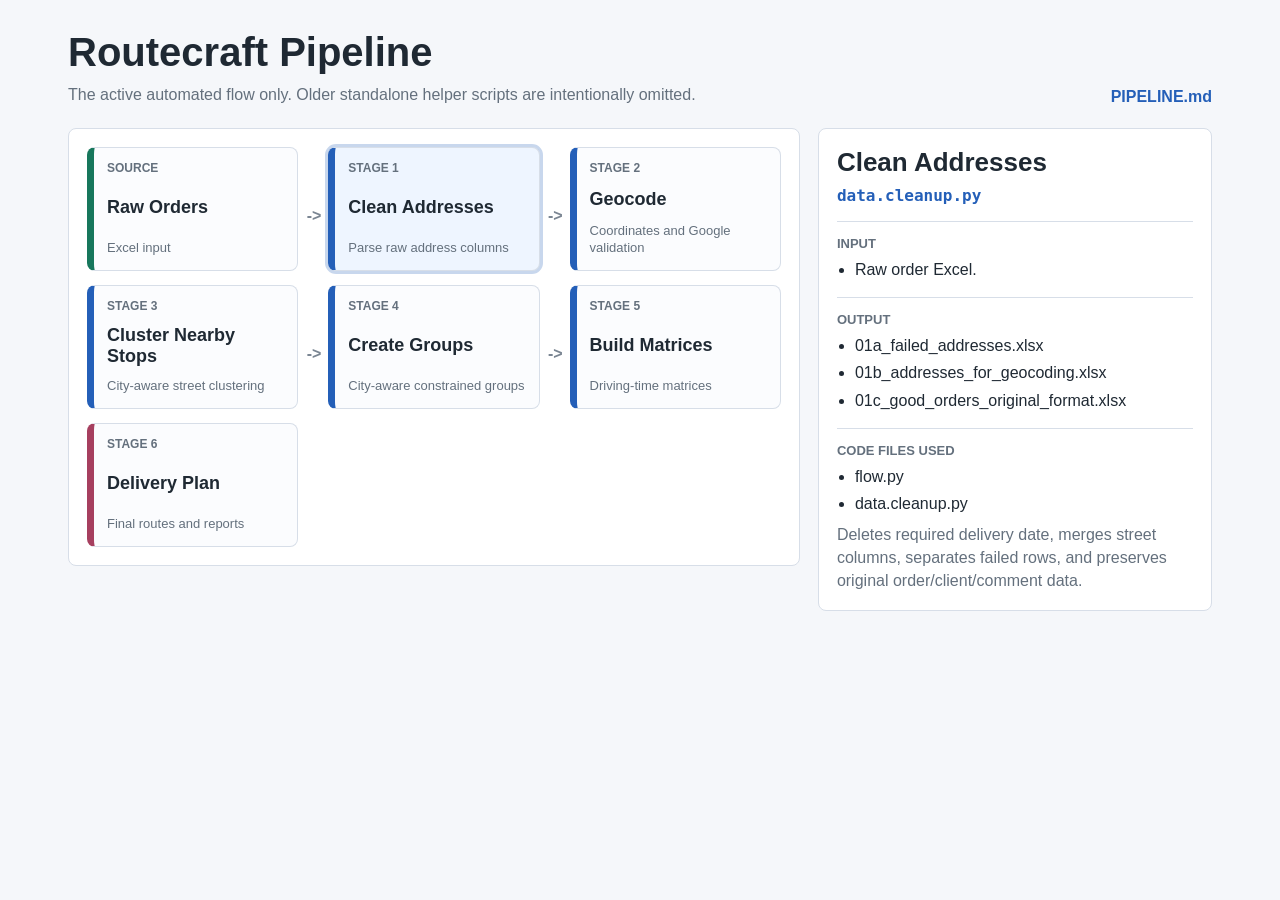
<file: pipeline.html>
<!doctype html>
<html lang="en">
<head>
  <meta charset="utf-8">
  <meta name="viewport" content="width=device-width, initial-scale=1">
  <title>Routecraft Pipeline</title>
  <style>
    :root {
      --ink: #1f2933;
      --muted: #64707d;
      --line: #d7dee8;
      --page: #f5f7fa;
      --panel: #ffffff;
      --blue: #245fb8;
      --green: #17775c;
      --rose: #a63f5f;
      font-family: Arial, sans-serif;
    }
    * { box-sizing: border-box; }
    body { margin: 0; background: var(--page); color: var(--ink); }
    main { max-width: 1180px; margin: 0 auto; padding: 30px 18px 42px; }
    header { display: flex; justify-content: space-between; gap: 18px; align-items: end; margin-bottom: 22px; }
    h1 { margin: 0; font-size: 40px; letter-spacing: 0; }
    p { margin: 8px 0 0; color: var(--muted); line-height: 1.45; }
    a { color: var(--blue); font-weight: 700; text-decoration: none; }
    .layout { display: grid; grid-template-columns: minmax(0, 1.3fr) minmax(320px, 0.7fr); gap: 18px; align-items: start; }
    .flow, .details { background: var(--panel); border: 1px solid var(--line); border-radius: 8px; padding: 18px; }
    .flow { display: grid; grid-template-columns: repeat(3, minmax(170px, 1fr)); gap: 14px 30px; }
    .node-wrap { position: relative; min-height: 124px; }
    .node-wrap::after { content: "->"; position: absolute; top: 48%; right: -23px; color: #7a8592; font-weight: 800; }
    .node-wrap:nth-child(3n)::after, .node-wrap.end::after { content: ""; }
    button.node { width: 100%; min-height: 124px; height: 100%; text-align: left; cursor: pointer; background: #fbfcfe; border: 1px solid var(--line); border-left: 7px solid var(--blue); border-radius: 8px; padding: 13px; color: var(--ink); display: flex; flex-direction: column; justify-content: space-between; gap: 10px; }
    button.node[data-kind="data"] { border-left-color: var(--green); }
    button.node[data-kind="route"] { border-left-color: var(--rose); }
    button.node[aria-pressed="true"] { outline: 3px solid rgba(36, 95, 184, 0.25); background: #eef5ff; }
    .eyebrow { color: var(--muted); font-size: 12px; font-weight: 800; text-transform: uppercase; }
    .title { display: block; font-size: 18px; font-weight: 800; line-height: 1.15; }
    .meta { color: var(--muted); font-size: 13px; line-height: 1.3; }
    .details { position: sticky; top: 18px; }
    .details h2 { margin: 0; font-size: 26px; }
    .script { margin-top: 8px; color: var(--blue); font-family: Consolas, monospace; font-weight: 700; }
    .section { border-top: 1px solid var(--line); margin-top: 16px; padding-top: 14px; }
    .section h3 { margin: 0 0 8px; color: var(--muted); font-size: 13px; text-transform: uppercase; }
    ul { margin: 0; padding-left: 18px; }
    li { margin: 6px 0; line-height: 1.35; }
    code { background: #eef1f6; padding: 1px 4px; border-radius: 4px; }
    @media (max-width: 900px) {
      header { align-items: start; flex-direction: column; }
      .layout { grid-template-columns: 1fr; }
      .details { position: static; }
      .flow { grid-template-columns: repeat(2, minmax(150px, 1fr)); }
      .node-wrap::after { content: ""; }
    }
    @media (max-width: 560px) {
      h1 { font-size: 32px; }
      .flow { grid-template-columns: 1fr; }
    }
  </style>
</head>
<body>
  <main>
    <header>
      <div>
        <h1>Routecraft Pipeline</h1>
        <p>The active automated flow only. Older standalone helper scripts are intentionally omitted.</p>
      </div>
      <a href="PIPELINE.md">PIPELINE.md</a>
    </header>

    <section class="layout">
      <div class="flow" id="flow"></div>
      <aside class="details">
        <h2 id="detail-title"></h2>
        <div class="script" id="detail-script"></div>
        <div class="section">
          <h3>Input</h3>
          <ul id="detail-input"></ul>
        </div>
        <div class="section">
          <h3>Output</h3>
          <ul id="detail-output"></ul>
        </div>
        <div class="section">
          <h3>Code Files Used</h3>
          <ul id="detail-files"></ul>
        </div>
        <p id="detail-note"></p>
      </aside>
    </section>
  </main>

  <script>
    const stages = [
      {
        id: "source",
        kind: "data",
        eyebrow: "Source",
        title: "Raw Orders",
        meta: "Excel input",
        script: "input file",
        input: ["Raw order Excel."],
        output: ["Rows passed into stage 1."],
        files: ["flow.py"],
        note: "Expected raw columns include order id, client id, site id, site name, ship to street 1, ship to street 2, required delivery date, and comments."
      },
      {
        id: "cleanup",
        kind: "script",
        eyebrow: "Stage 1",
        title: "Clean Addresses",
        meta: "Parse raw address columns",
        script: "data.cleanup.py",
        input: ["Raw order Excel."],
        output: ["01a_failed_addresses.xlsx", "01b_addresses_for_geocoding.xlsx", "01c_good_orders_original_format.xlsx"],
        files: ["flow.py", "data.cleanup.py"],
        note: "Deletes required delivery date, merges street columns, separates failed rows, and preserves original order/client/comment data."
      },
      {
        id: "geocode",
        kind: "script",
        eyebrow: "Stage 2",
        title: "Geocode",
        meta: "Coordinates and Google validation",
        script: "flow.py",
        input: ["City, Street_Name, House_Number rows."],
        output: ["02_geocoded_addresses.xlsx", "02a_failed_geocoding_addresses.xlsx when needed"],
        files: ["flow.py"],
        note: "Only precise Google matches in the requested city continue. Mock mode can replace Google for testing."
      },
      {
        id: "cluster",
        kind: "script",
        eyebrow: "Stage 3",
        title: "Cluster Nearby Stops",
        meta: "City-aware street clustering",
        script: "flow.py",
        input: ["Geocoded rows with LAT and LNG."],
        output: ["03_nearby_address_clusters.xlsx"],
        files: ["flow.py"],
        note: "Clusters nearby rows on the same street inside each city."
      },
      {
        id: "groups",
        kind: "script",
        eyebrow: "Stage 4",
        title: "Create Groups",
        meta: "City-aware constrained groups",
        script: "flow.py",
        input: ["Clustered rows."],
        output: ["04_clustered_delivery_groups.xlsx"],
        files: ["flow.py"],
        note: "Group numbers continue globally across cities instead of restarting."
      },
      {
        id: "matrices",
        kind: "script",
        eyebrow: "Stage 5",
        title: "Build Matrices",
        meta: "Driving-time matrices",
        script: "distance.matrix.py",
        input: ["Grouped rows with cluster_group."],
        output: ["05_distance_matrix_group-<group>.xlsx files."],
        files: ["flow.py", "distance.matrix.py"],
        note: "Builds labels as Street_Name House_Number, City. Mock mode can replace Google matrix calls."
      },
      {
        id: "deliveries",
        kind: "route",
        eyebrow: "Stage 6",
        title: "Delivery Plan",
        meta: "Final routes and reports",
        script: "deliveries.py",
        input: ["Grouped rows.", "Matrix files.", "Original order metadata when stage 1 was included."],
        output: ["06_delivery_plan.xlsx", "06_delivery_plan.html", "06_delivery_plan.log"],
        files: ["flow.py", "deliveries.py"],
        note: "Produces the driver-facing route report. Comments and order IDs appear when stage 1 metadata exists."
      }
    ];

    const flow = document.getElementById("flow");
    const detailTitle = document.getElementById("detail-title");
    const detailScript = document.getElementById("detail-script");
    const detailInput = document.getElementById("detail-input");
    const detailOutput = document.getElementById("detail-output");
    const detailFiles = document.getElementById("detail-files");
    const detailNote = document.getElementById("detail-note");

    function list(target, values) {
      target.replaceChildren();
      values.forEach((value) => {
        const li = document.createElement("li");
        li.textContent = value;
        target.appendChild(li);
      });
    }

    function select(id) {
      const stage = stages.find((item) => item.id === id);
      if (!stage) return;
      document.querySelectorAll(".node").forEach((node) => {
        node.setAttribute("aria-pressed", String(node.dataset.stage === id));
      });
      detailTitle.textContent = stage.title;
      detailScript.textContent = stage.script;
      list(detailInput, stage.input);
      list(detailOutput, stage.output);
      list(detailFiles, stage.files);
      detailNote.textContent = stage.note;
    }

    stages.forEach((stage, index) => {
      const wrap = document.createElement("div");
      wrap.className = `node-wrap ${index === stages.length - 1 ? "end" : ""}`;
      const button = document.createElement("button");
      button.className = "node";
      button.type = "button";
      button.dataset.stage = stage.id;
      button.dataset.kind = stage.kind;
      button.setAttribute("aria-pressed", "false");
      button.addEventListener("click", () => select(stage.id));
      button.innerHTML = `<span class="eyebrow"></span><span class="title"></span><span class="meta"></span>`;
      button.querySelector(".eyebrow").textContent = stage.eyebrow;
      button.querySelector(".title").textContent = stage.title;
      button.querySelector(".meta").textContent = stage.meta;
      wrap.appendChild(button);
      flow.appendChild(wrap);
    });

    select("cleanup");
  </script>
</body>
</html>
</file>
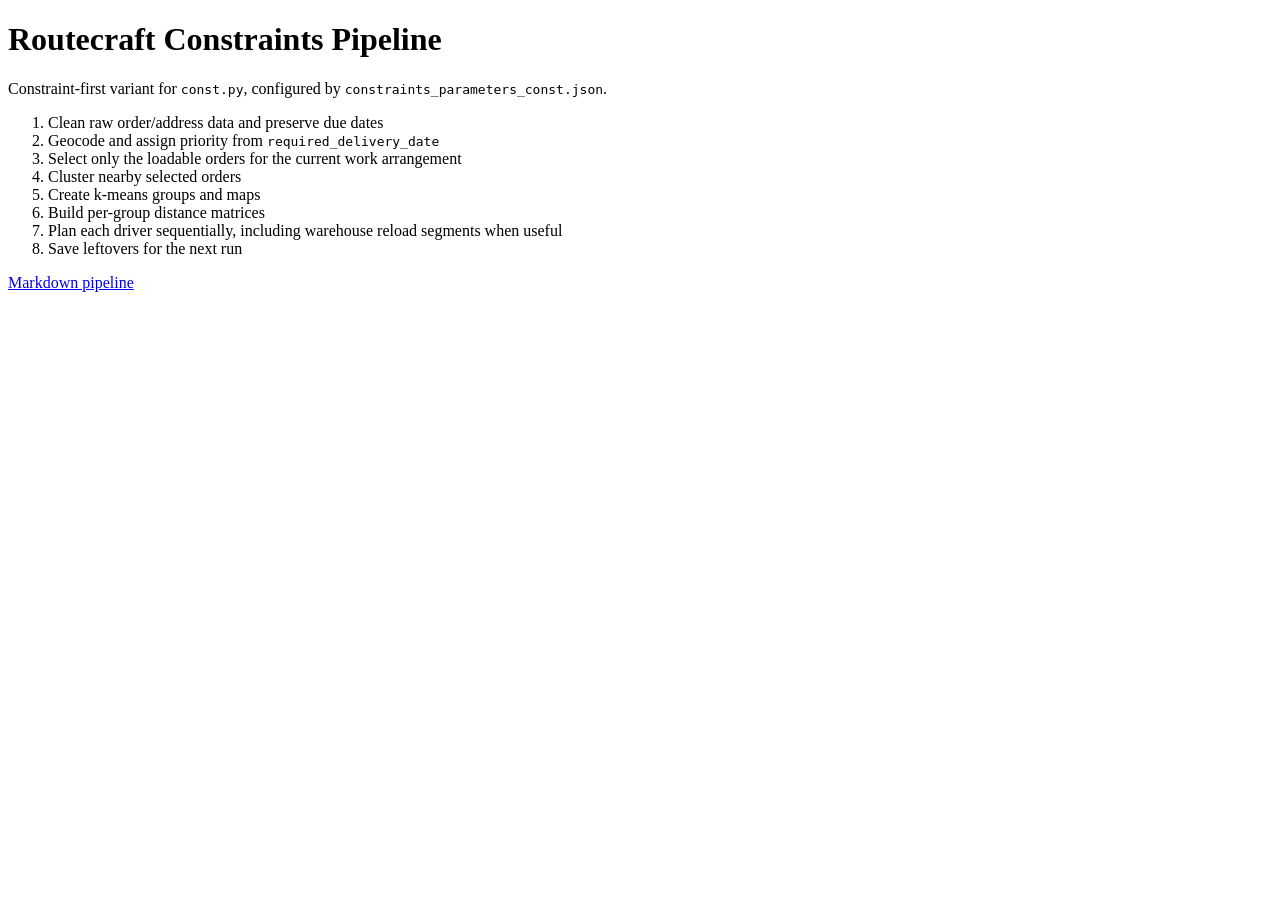
<file: pipeline_const.html>
<!doctype html>
<html lang="en">
<head><meta charset="utf-8"><meta name="viewport" content="width=device-width, initial-scale=1"><title>Routecraft Constraints Pipeline</title></head>
<body>
  <main>
    <h1>Routecraft Constraints Pipeline</h1>
    <p>Constraint-first variant for <code>const.py</code>, configured by <code>constraints_parameters_const.json</code>.</p>
    <ol>
      <li>Clean raw order/address data and preserve due dates</li>
      <li>Geocode and assign priority from <code>required_delivery_date</code></li>
      <li>Select only the loadable orders for the current work arrangement</li>
      <li>Cluster nearby selected orders</li>
      <li>Create k-means groups and maps</li>
      <li>Build per-group distance matrices</li>
      <li>Plan each driver sequentially, including warehouse reload segments when useful</li>
      <li>Save leftovers for the next run</li>
    </ol>
    <p><a href="PIPELINE_CONST.md">Markdown pipeline</a></p>
  </main>
</body>
</html>
</file>
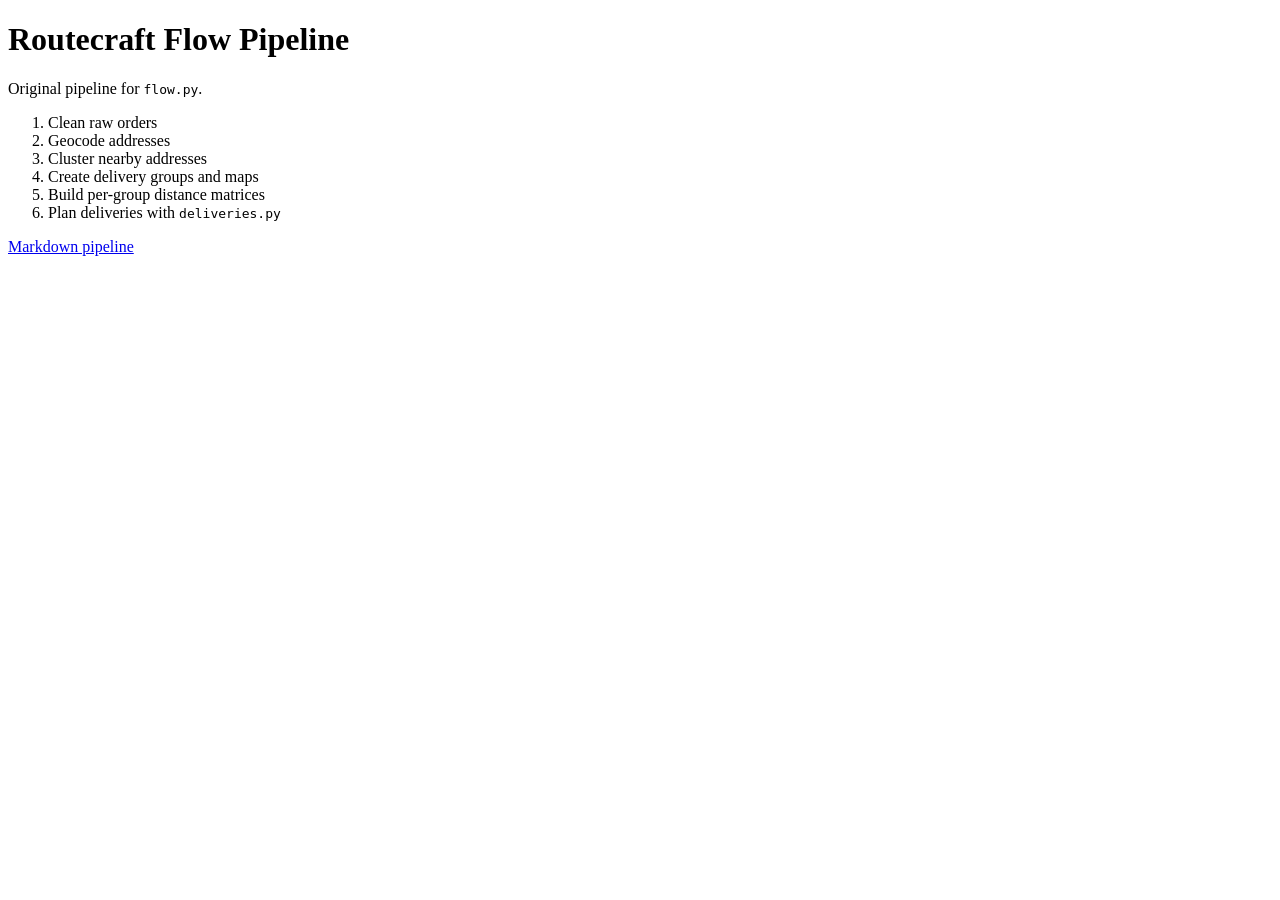
<file: pipeline_flow.html>
<!doctype html>
<html lang="en">
<head><meta charset="utf-8"><meta name="viewport" content="width=device-width, initial-scale=1"><title>Routecraft Flow Pipeline</title></head>
<body>
  <main>
    <h1>Routecraft Flow Pipeline</h1>
    <p>Original pipeline for <code>flow.py</code>.</p>
    <ol>
      <li>Clean raw orders</li>
      <li>Geocode addresses</li>
      <li>Cluster nearby addresses</li>
      <li>Create delivery groups and maps</li>
      <li>Build per-group distance matrices</li>
      <li>Plan deliveries with <code>deliveries.py</code></li>
    </ol>
    <p><a href="PIPELINE_FLOW.md">Markdown pipeline</a></p>
  </main>
</body>
</html>
</file>
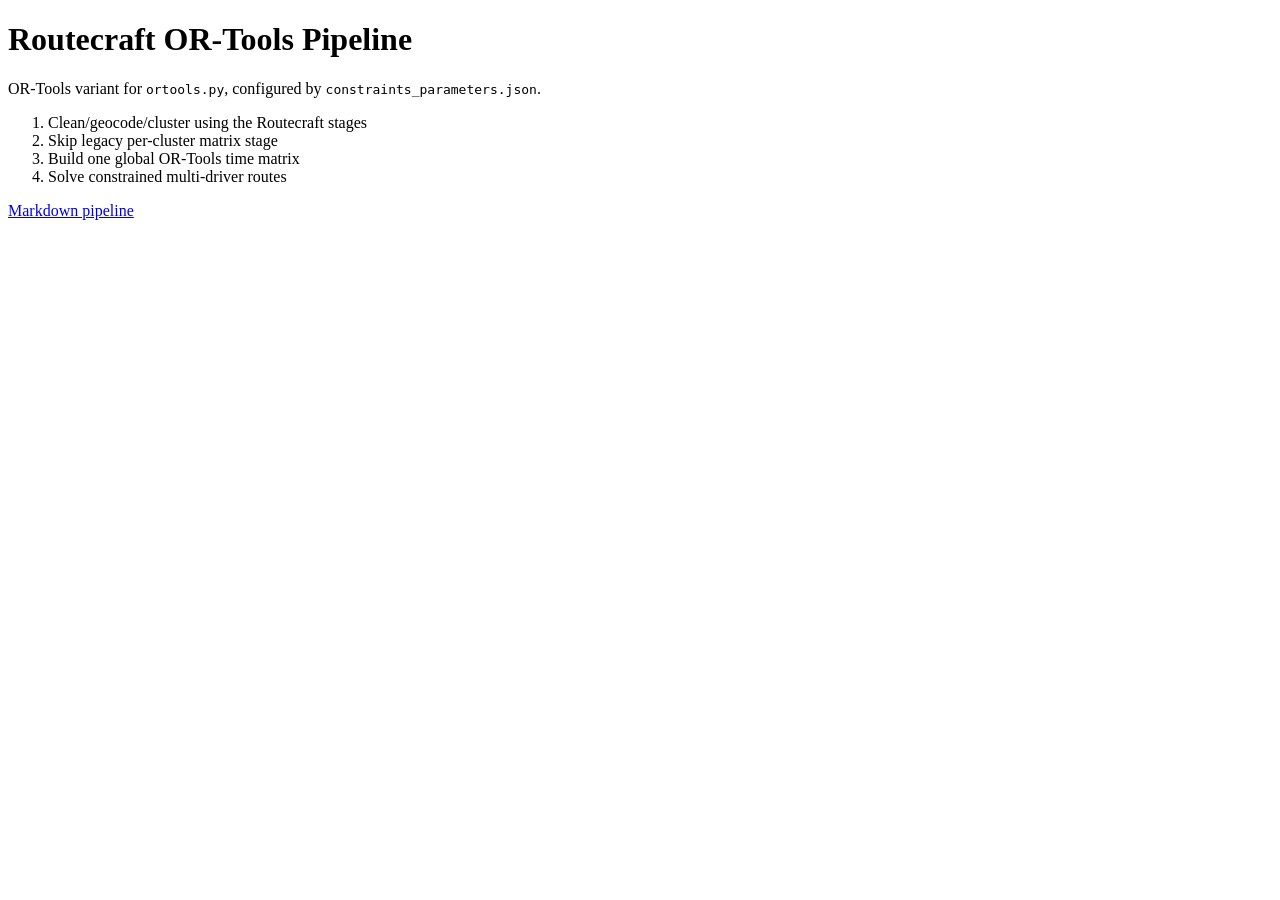
<file: pipeline_ortools.html>
<!doctype html>
<html lang="en">
<head><meta charset="utf-8"><meta name="viewport" content="width=device-width, initial-scale=1"><title>Routecraft OR-Tools Pipeline</title></head>
<body>
  <main>
    <h1>Routecraft OR-Tools Pipeline</h1>
    <p>OR-Tools variant for <code>ortools.py</code>, configured by <code>constraints_parameters.json</code>.</p>
    <ol>
      <li>Clean/geocode/cluster using the Routecraft stages</li>
      <li>Skip legacy per-cluster matrix stage</li>
      <li>Build one global OR-Tools time matrix</li>
      <li>Solve constrained multi-driver routes</li>
    </ol>
    <p><a href="PIPELINE_ORTOOLS.md">Markdown pipeline</a></p>
  </main>
</body>
</html>
</file>
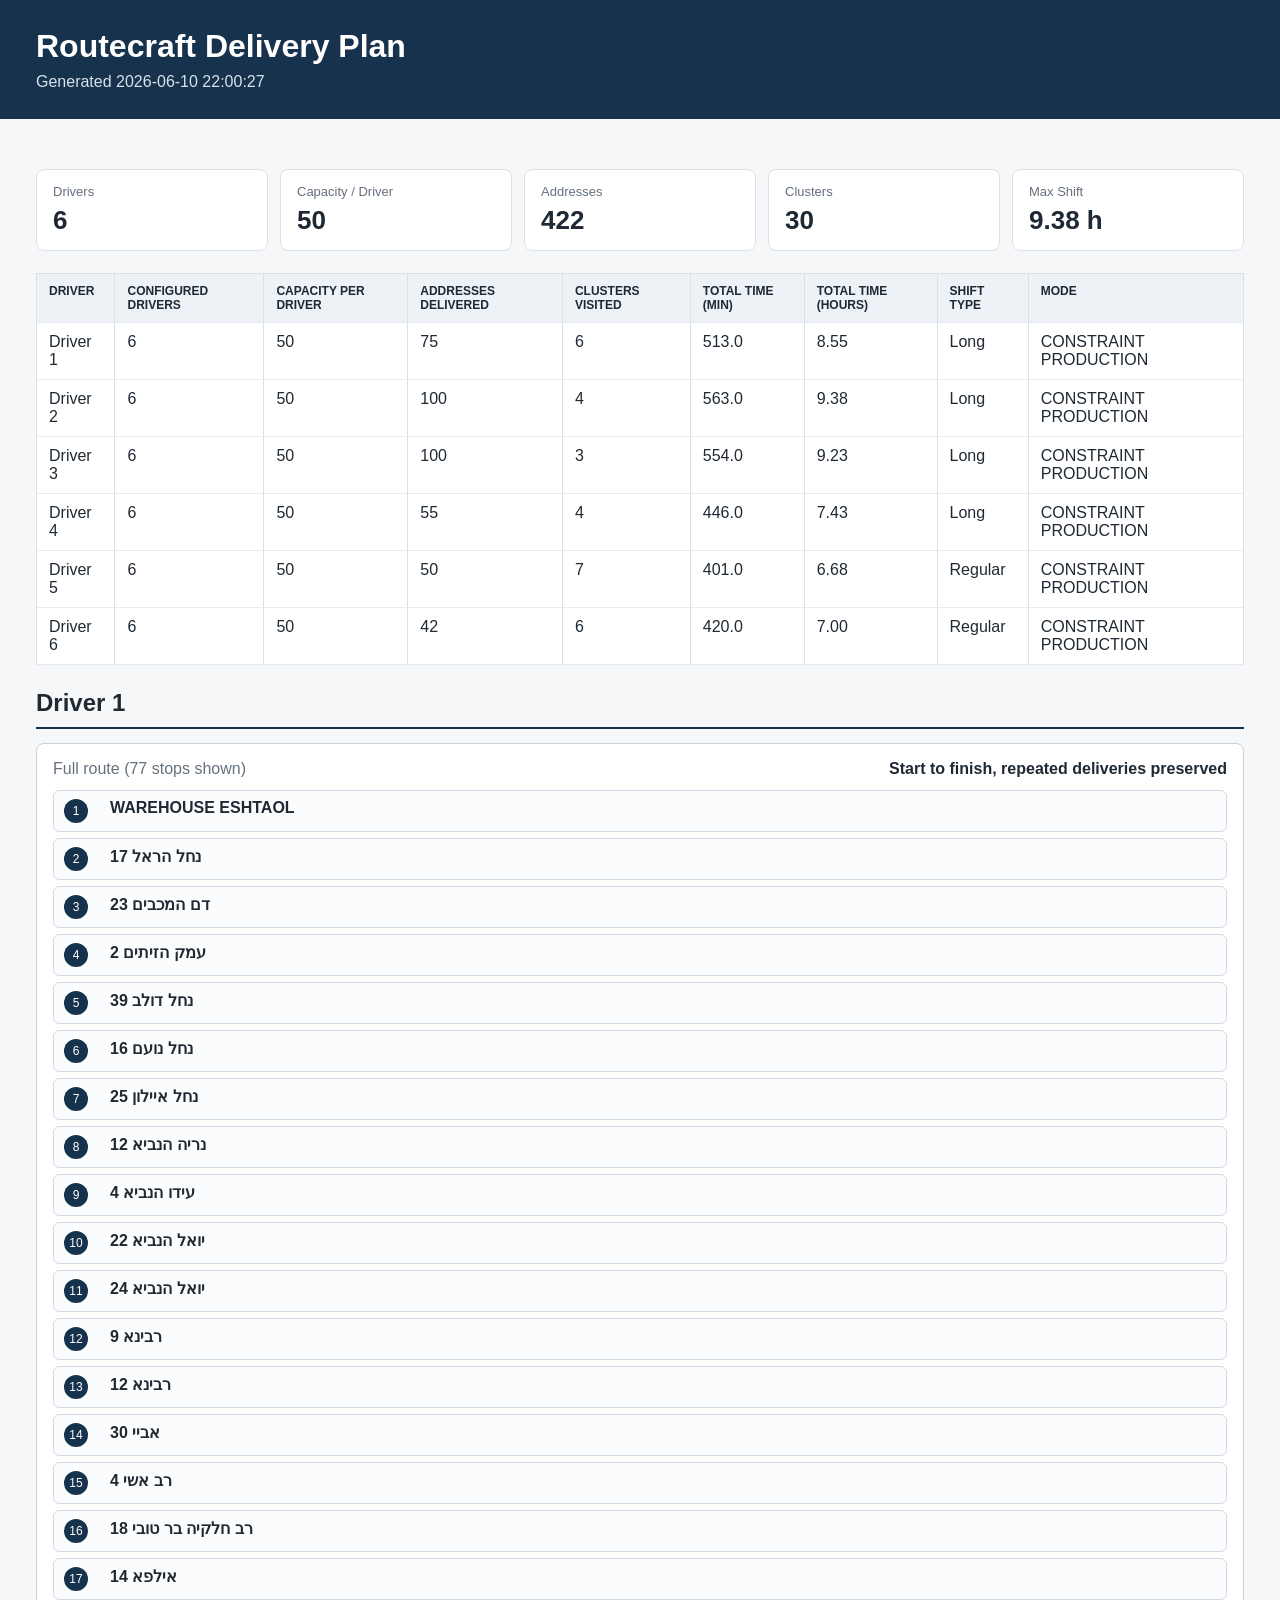
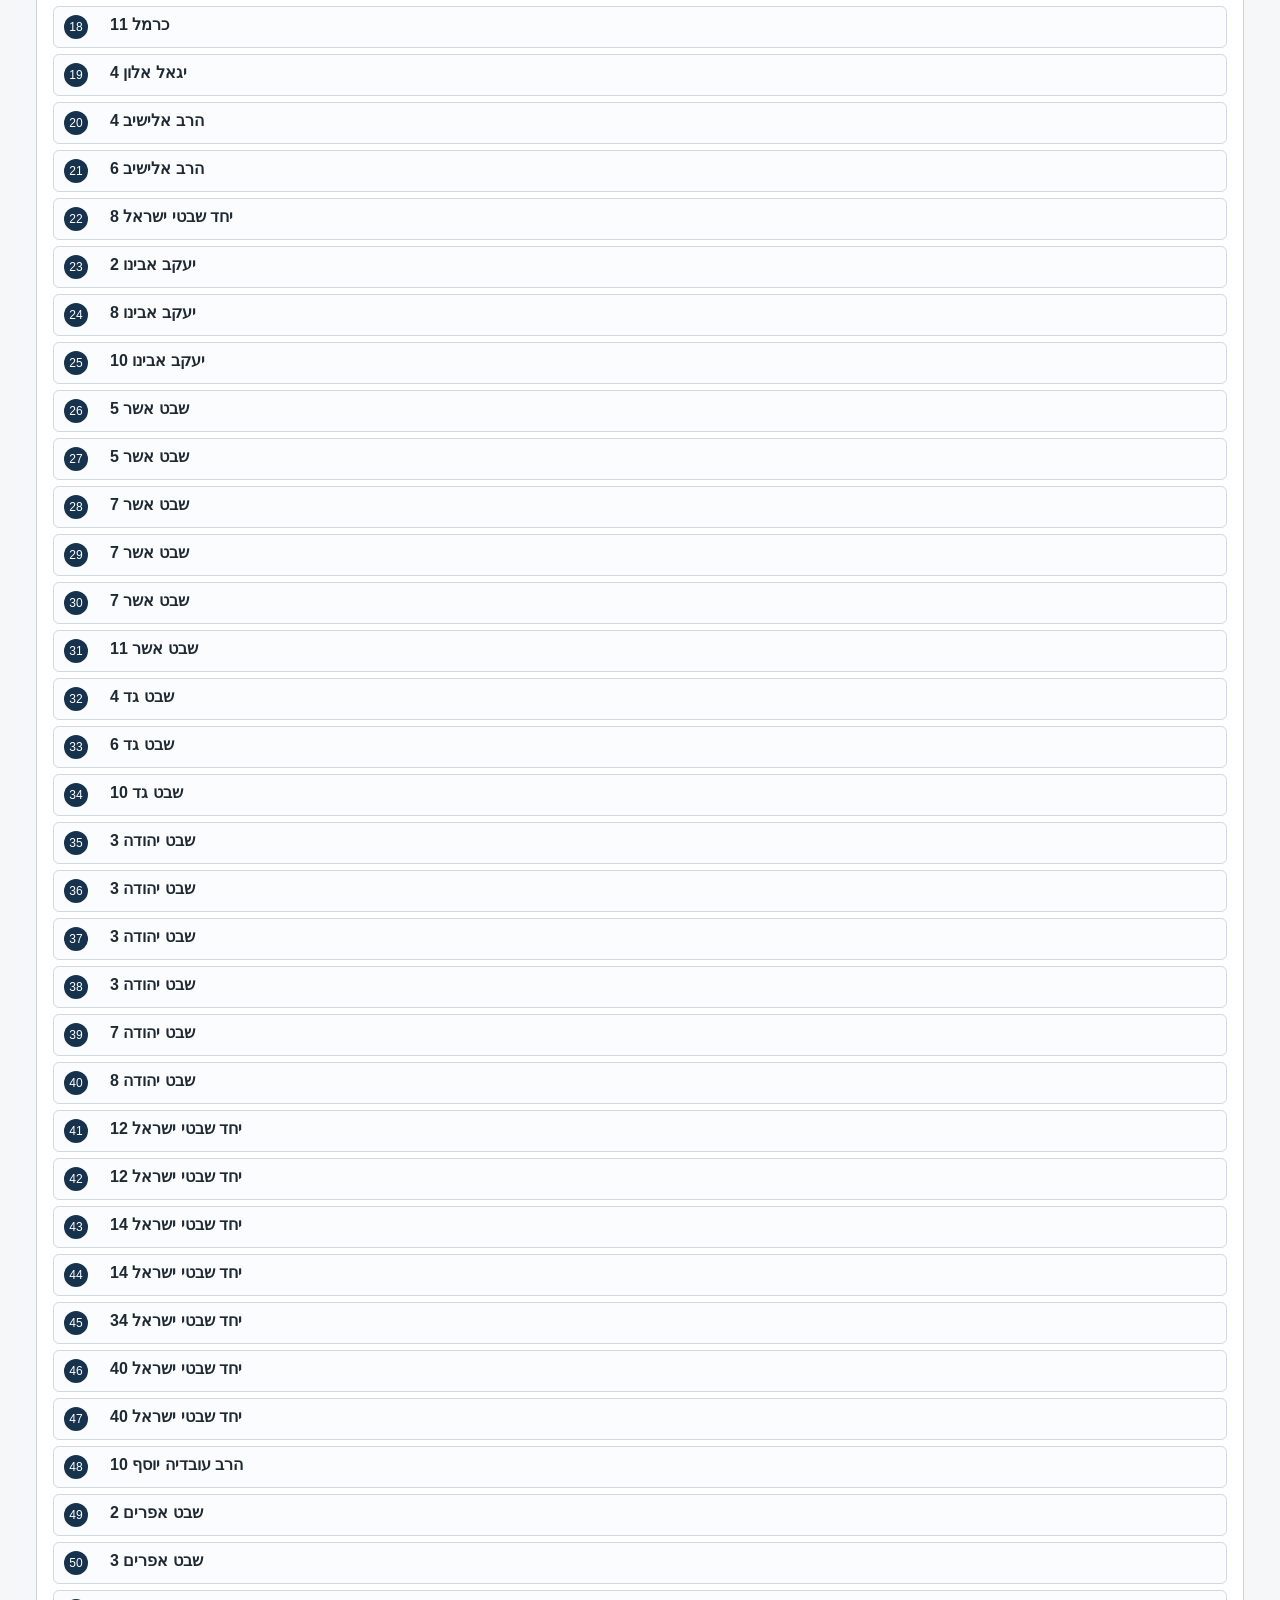
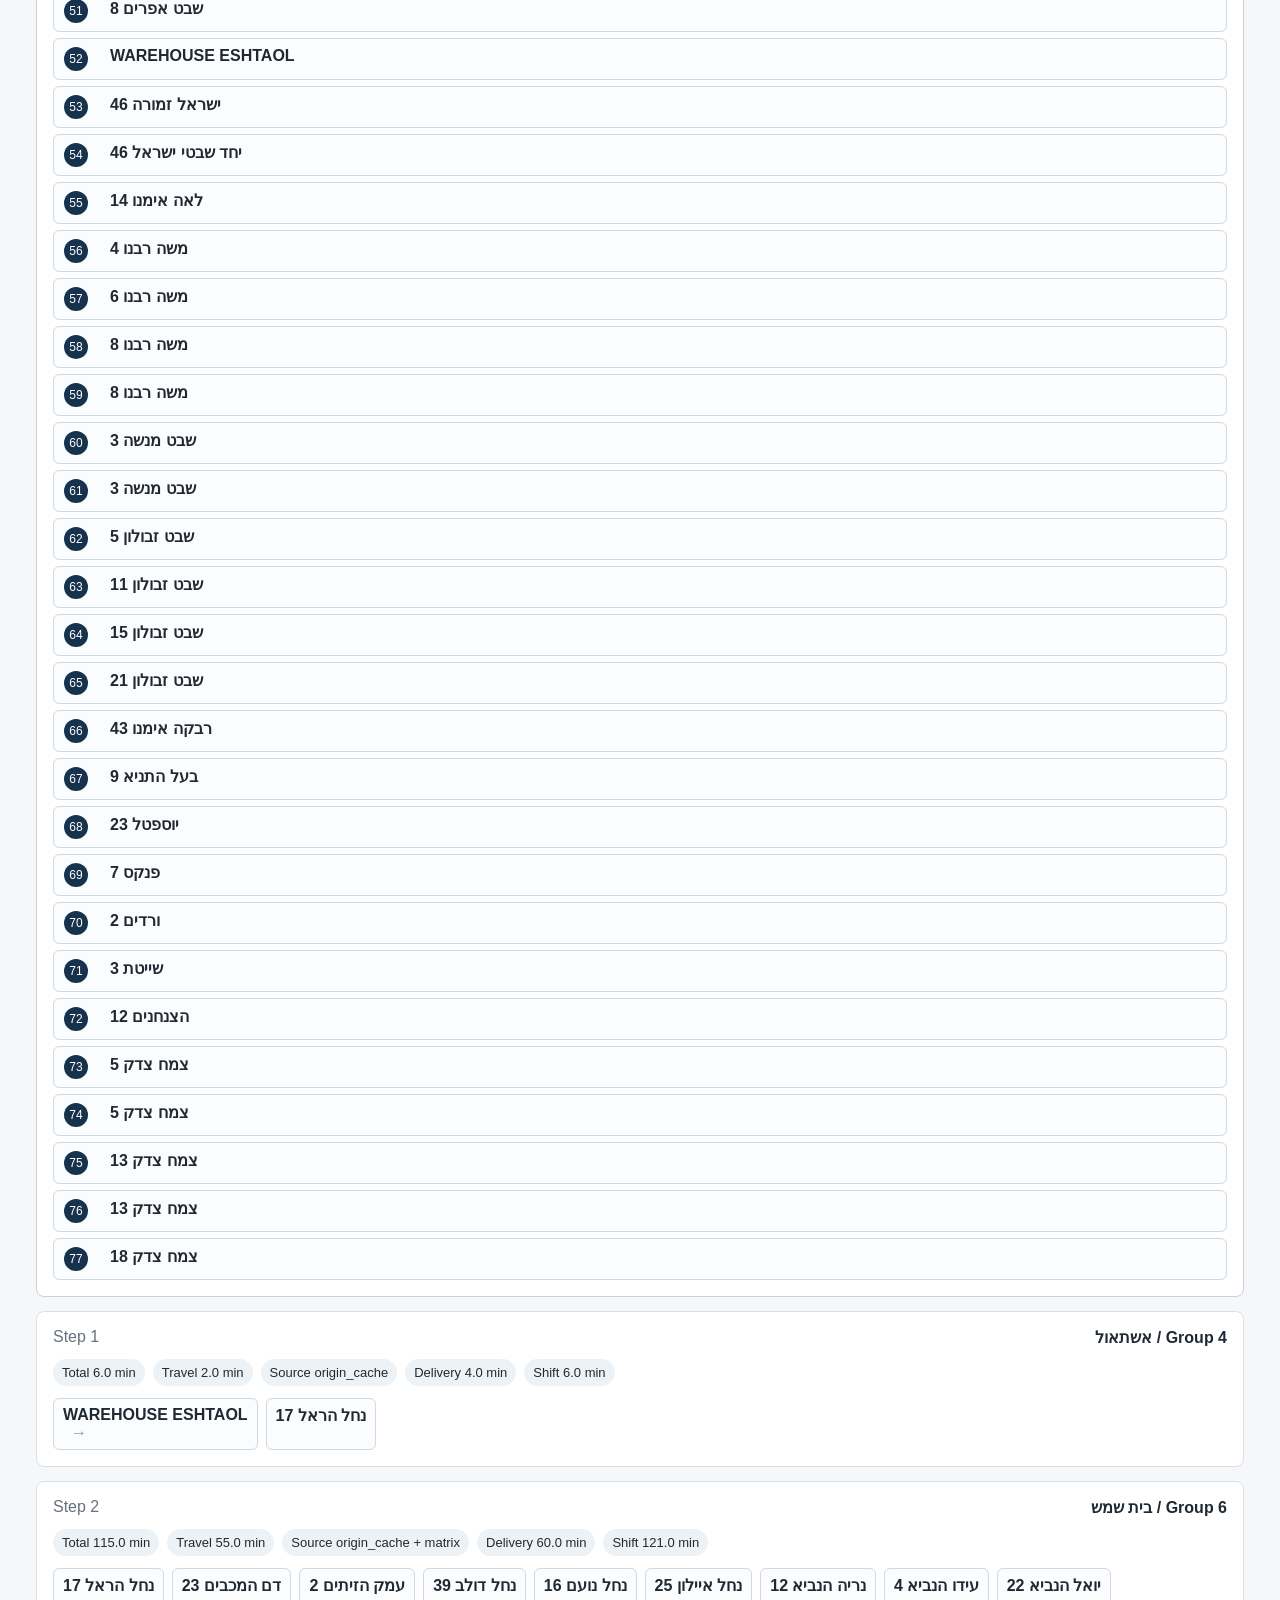
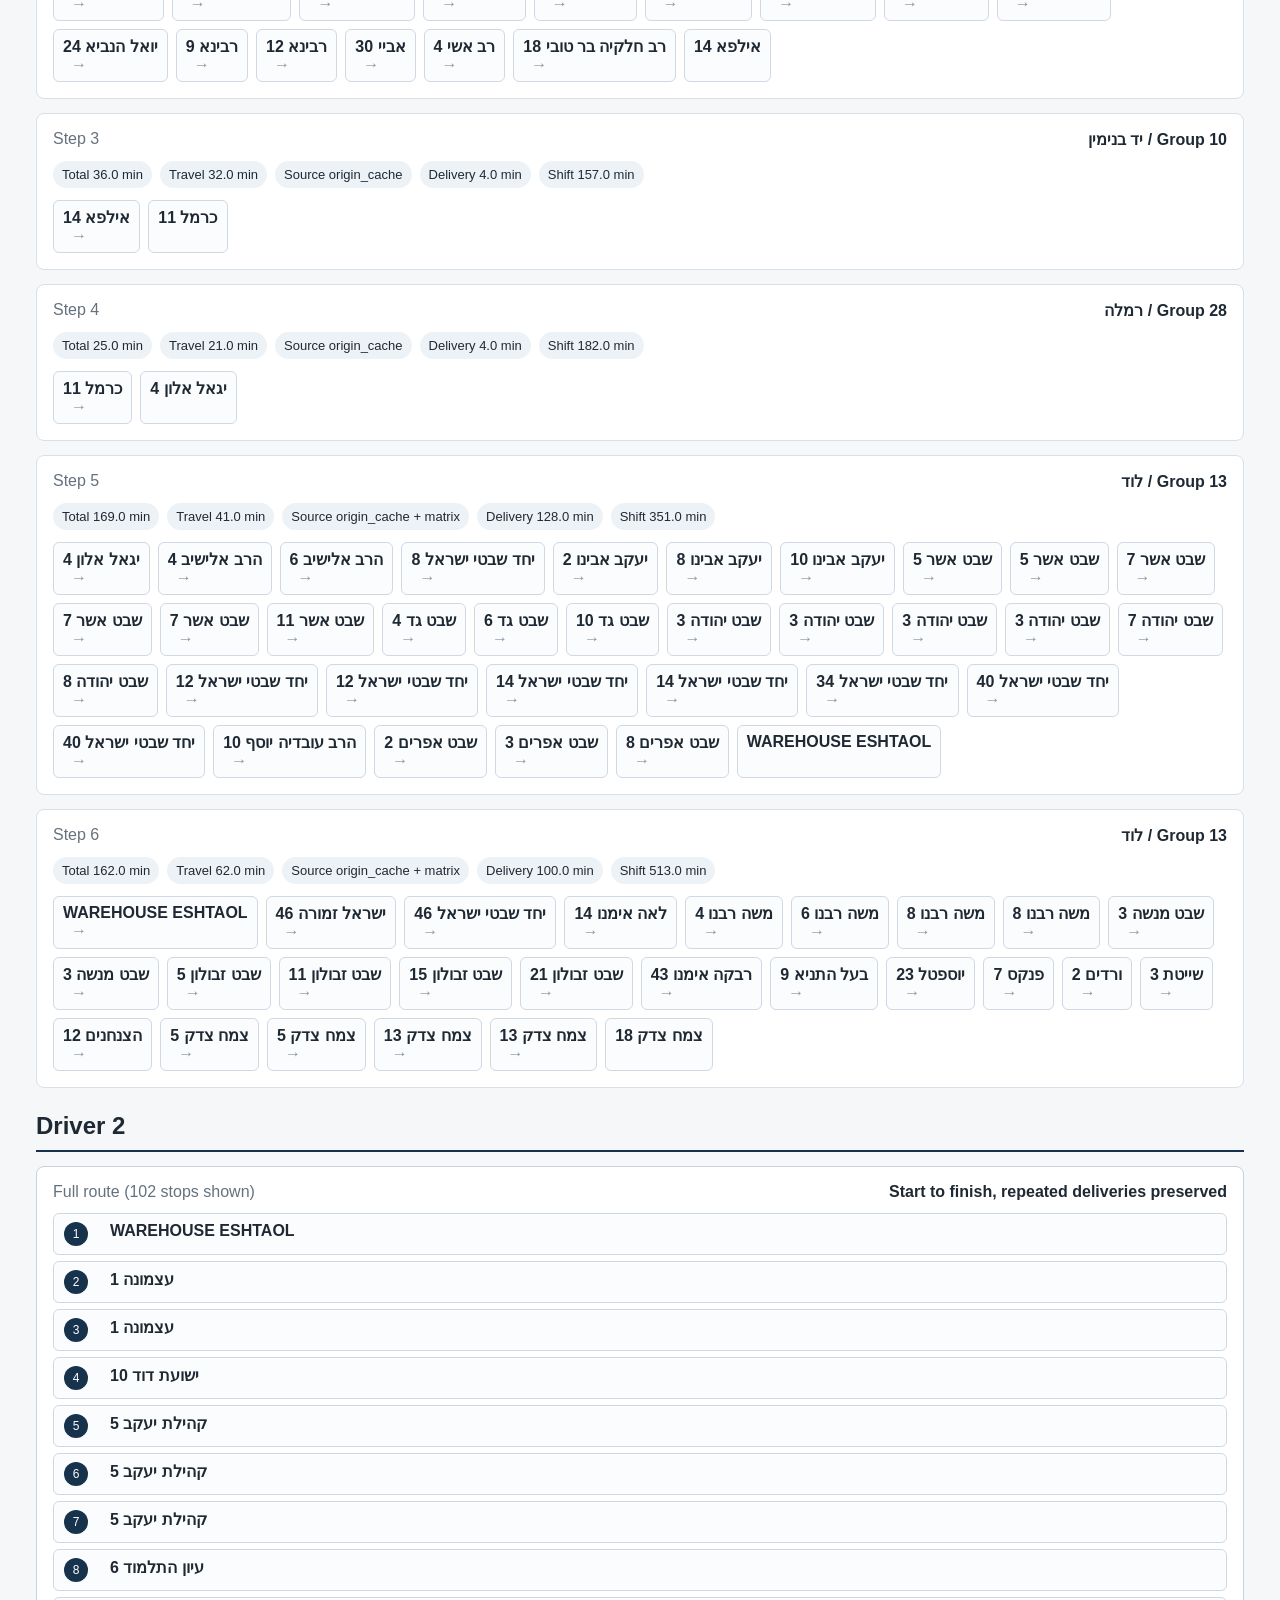
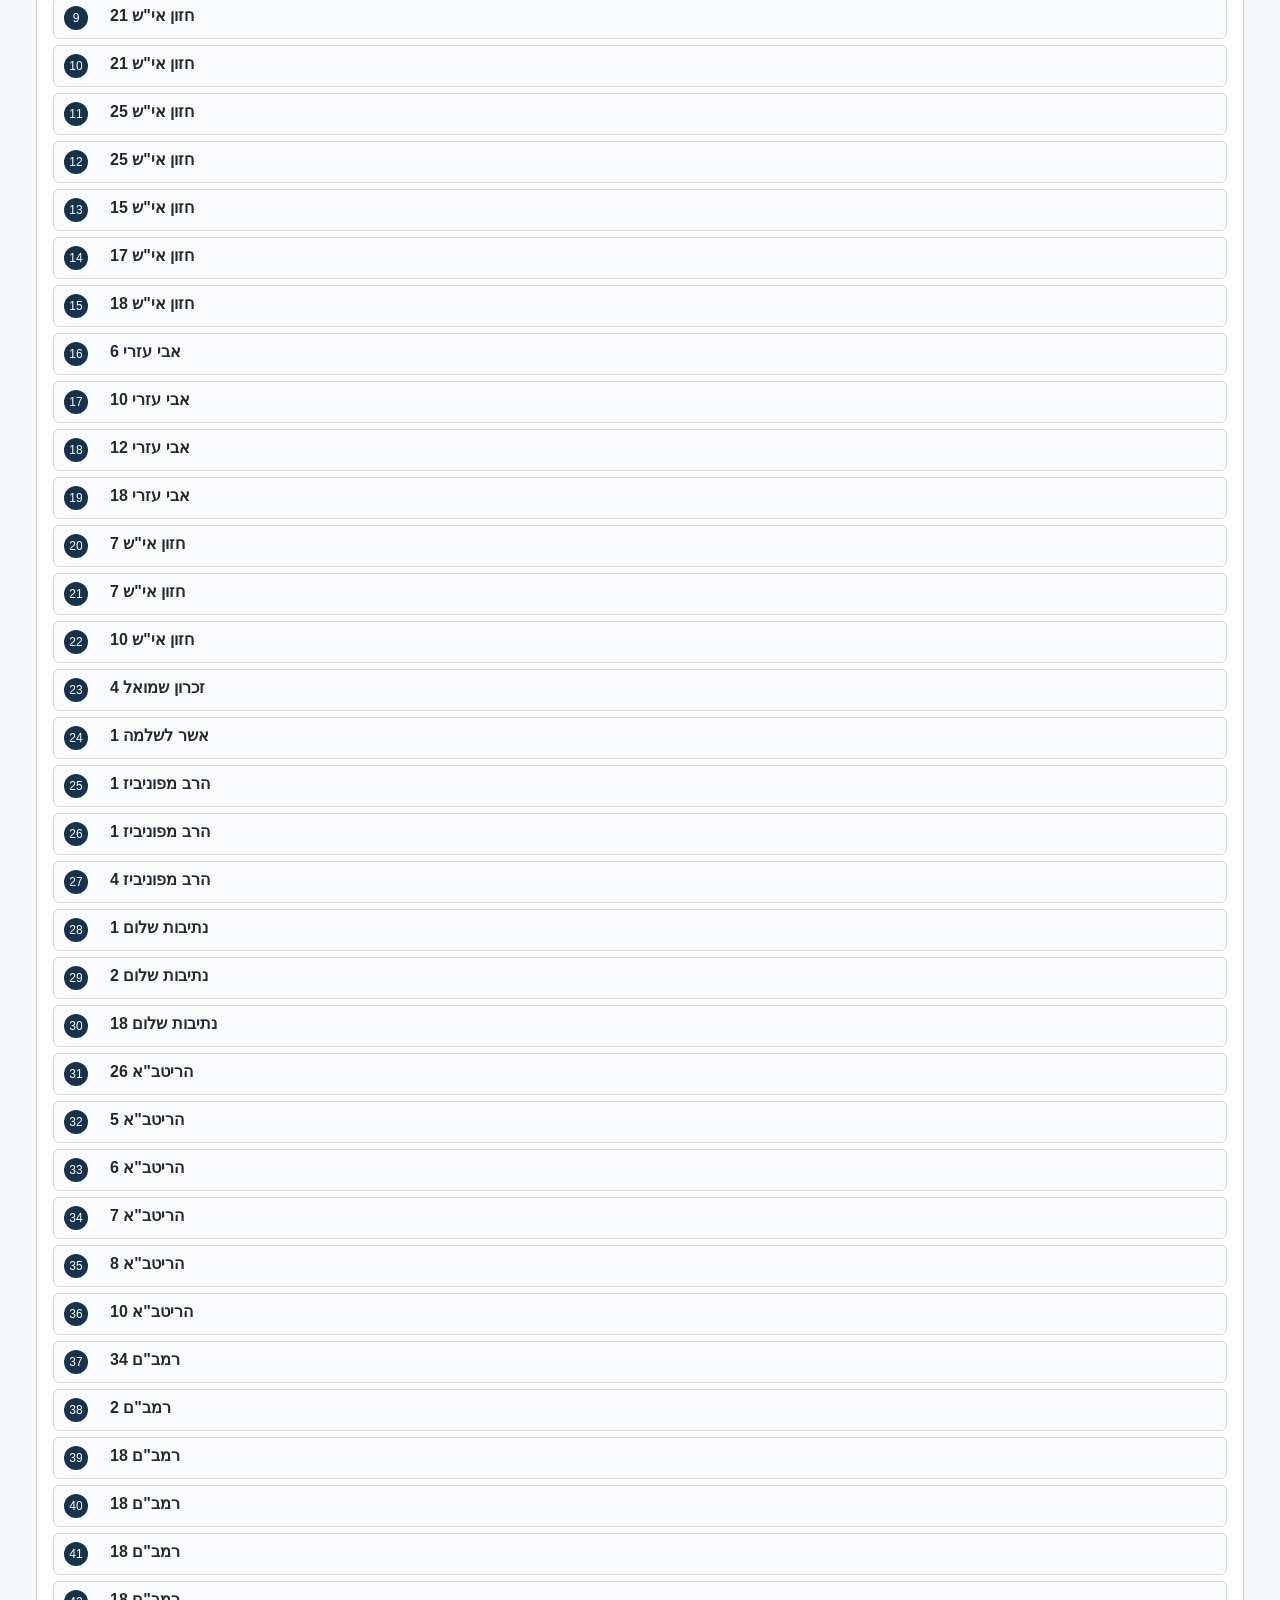
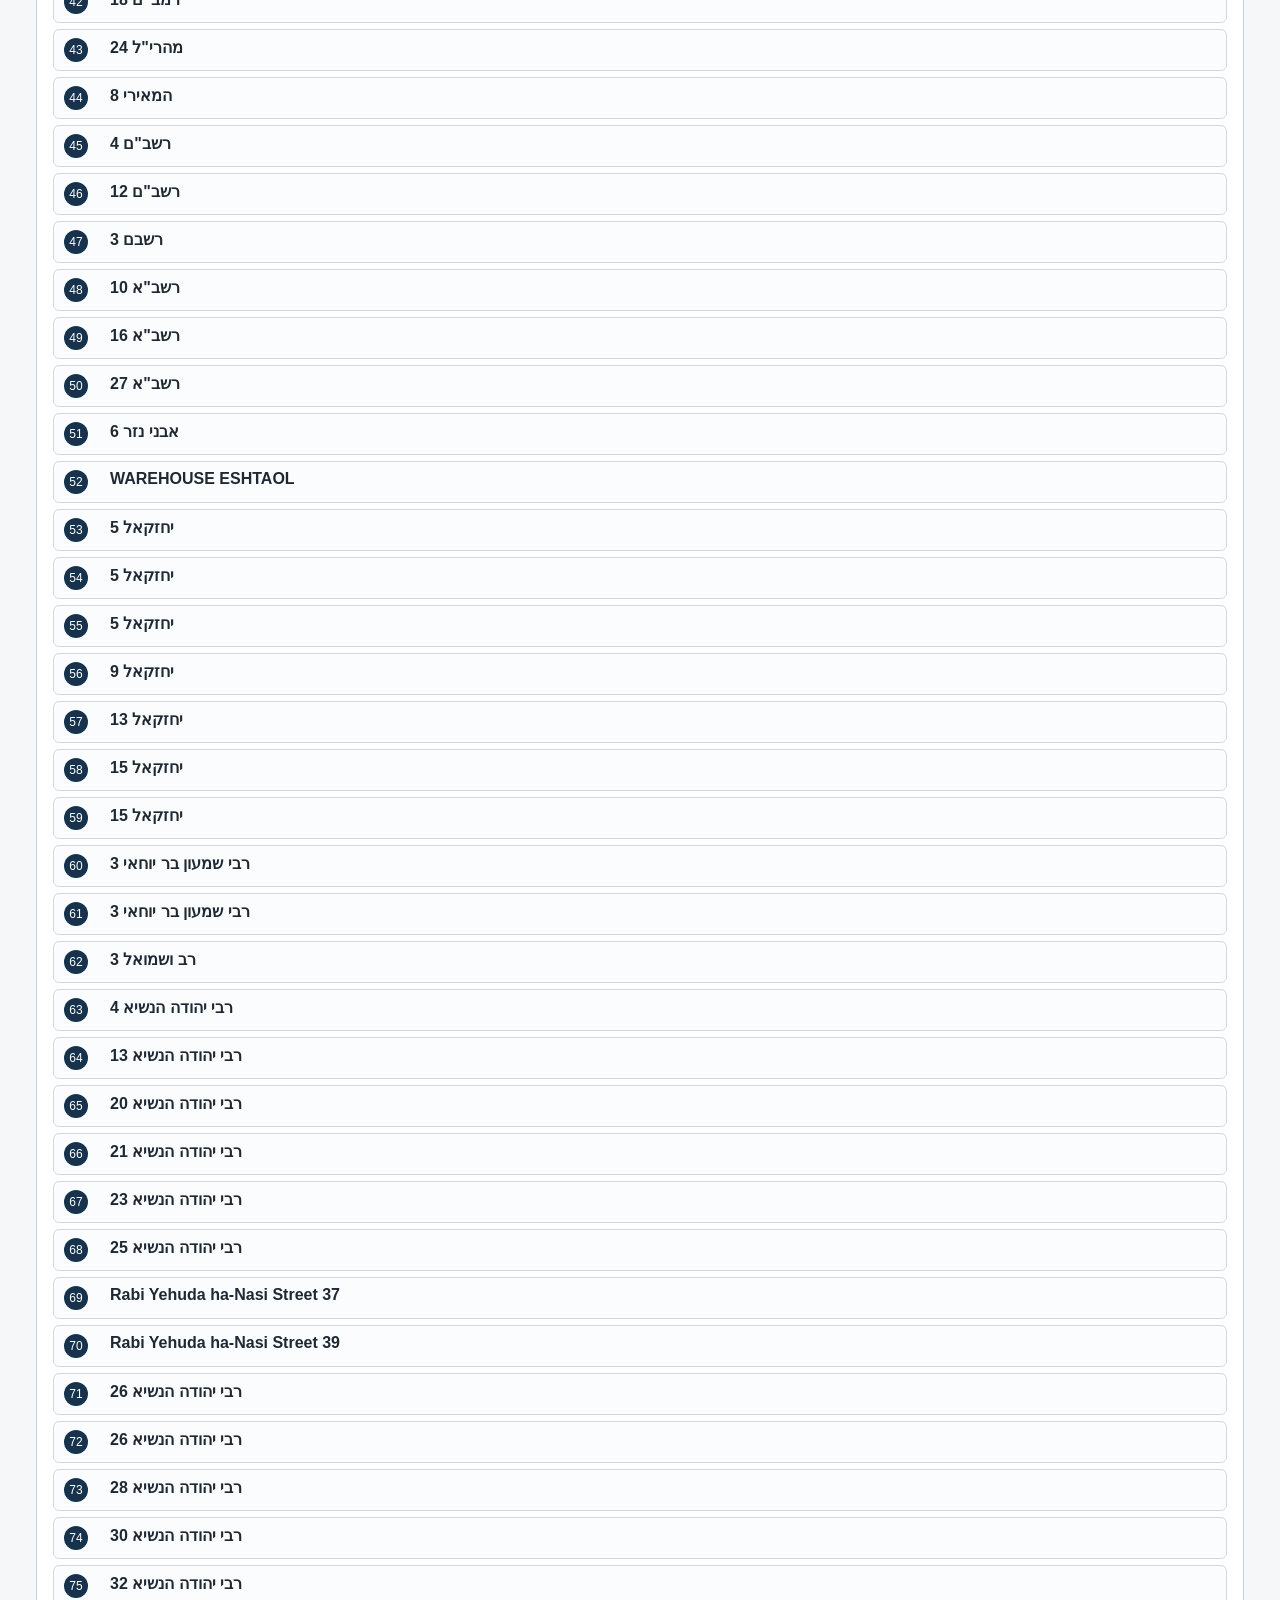
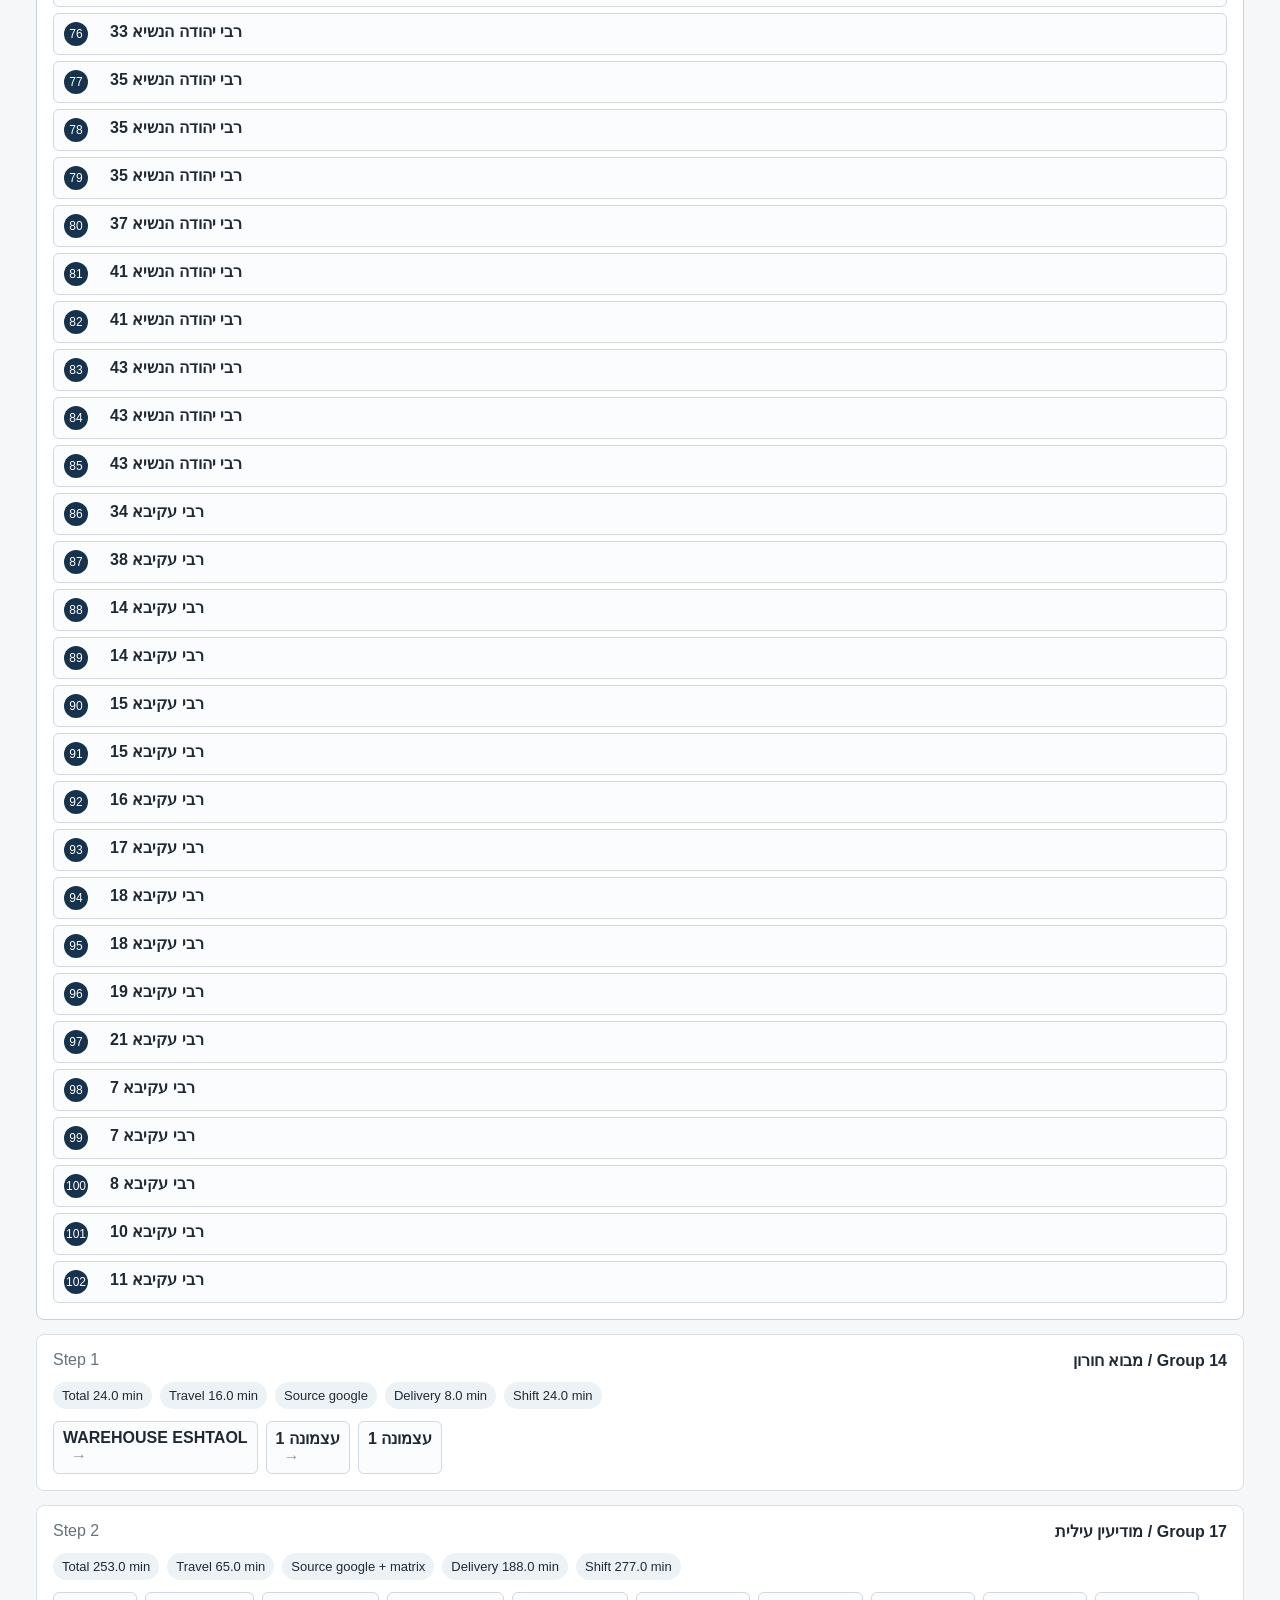
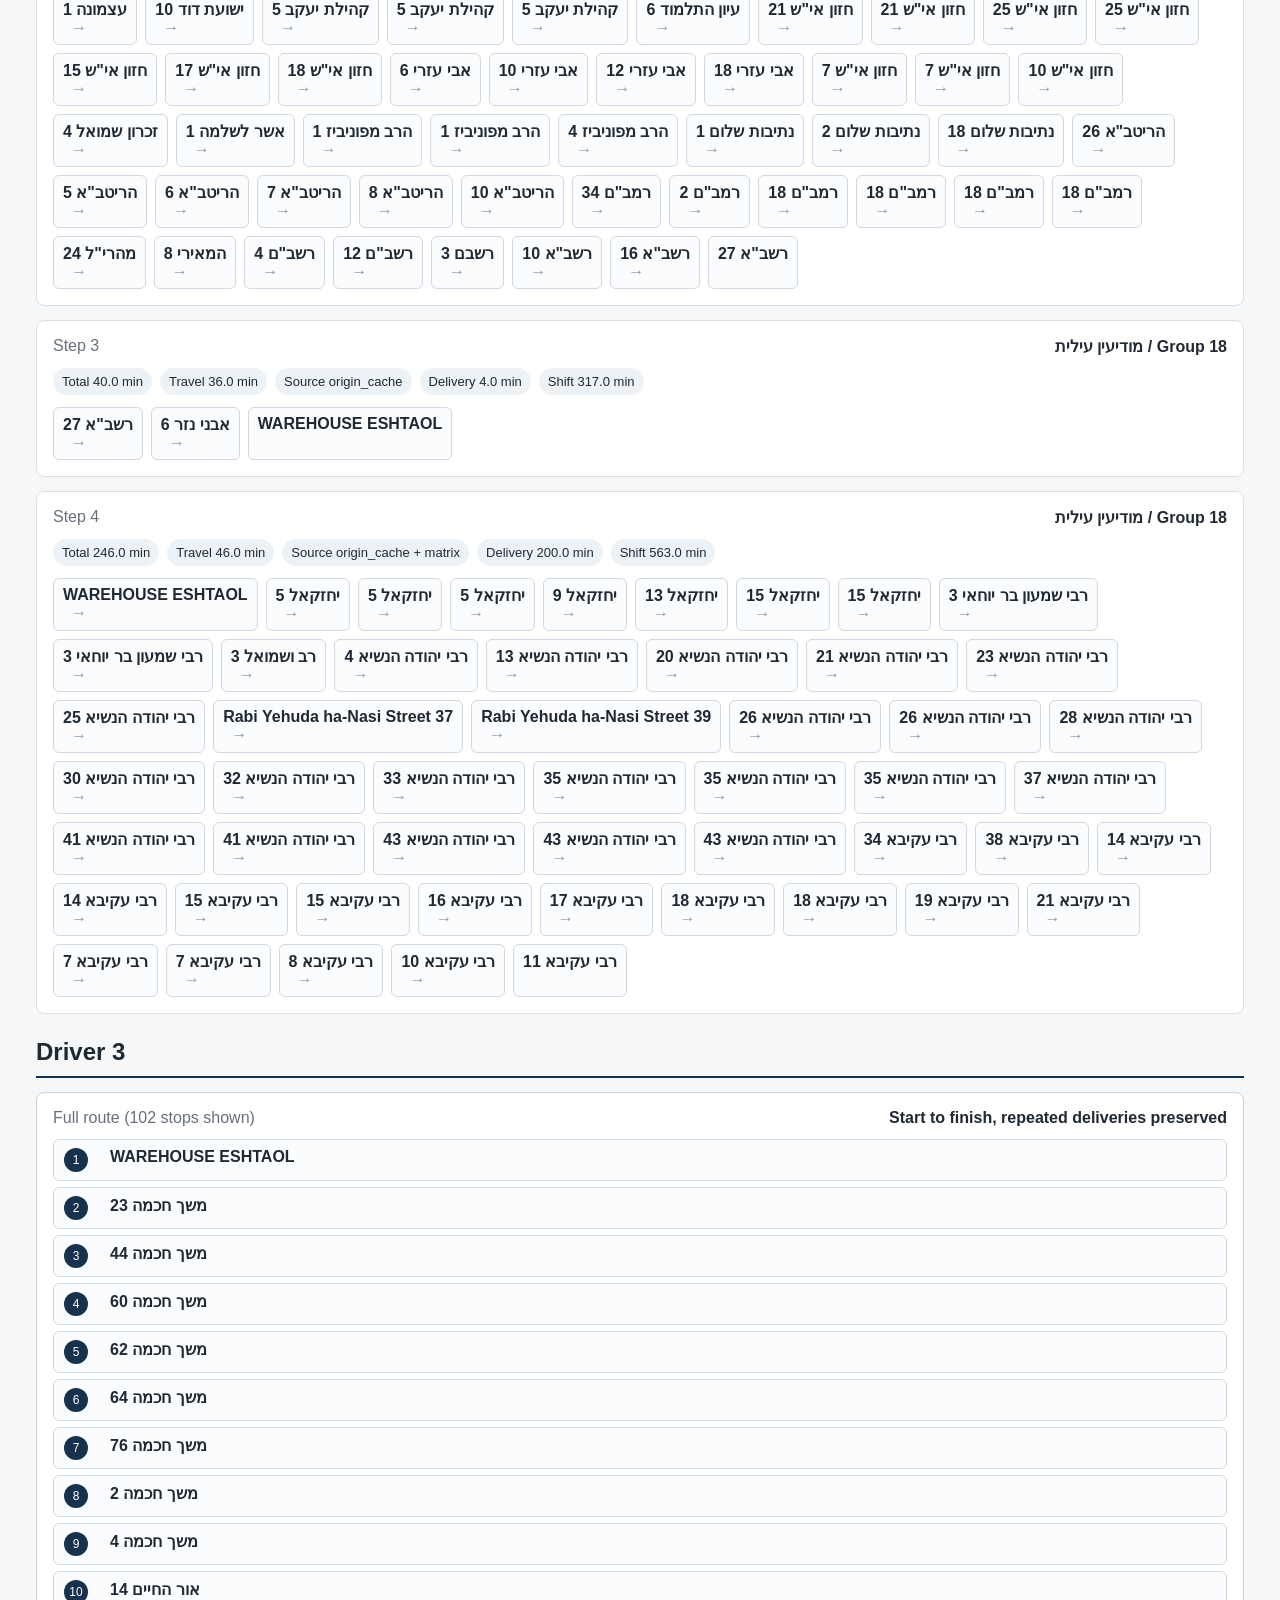
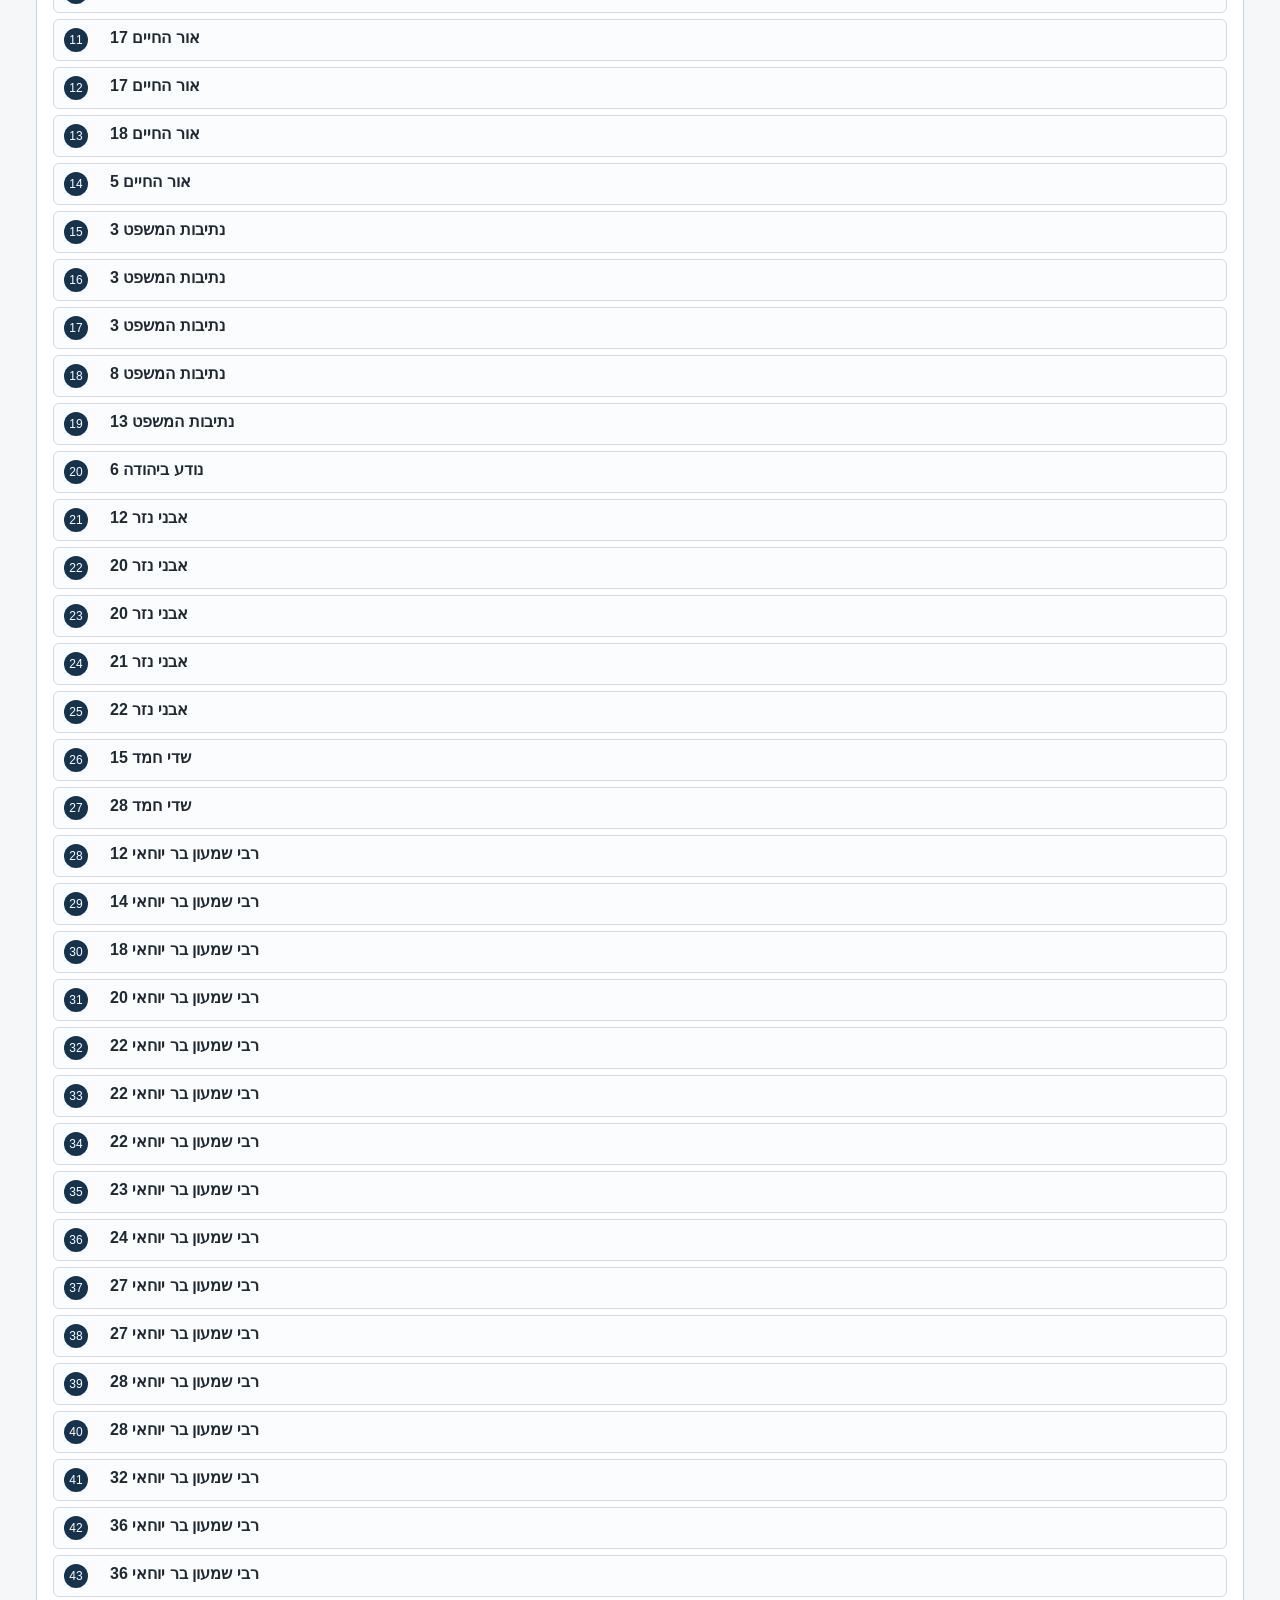
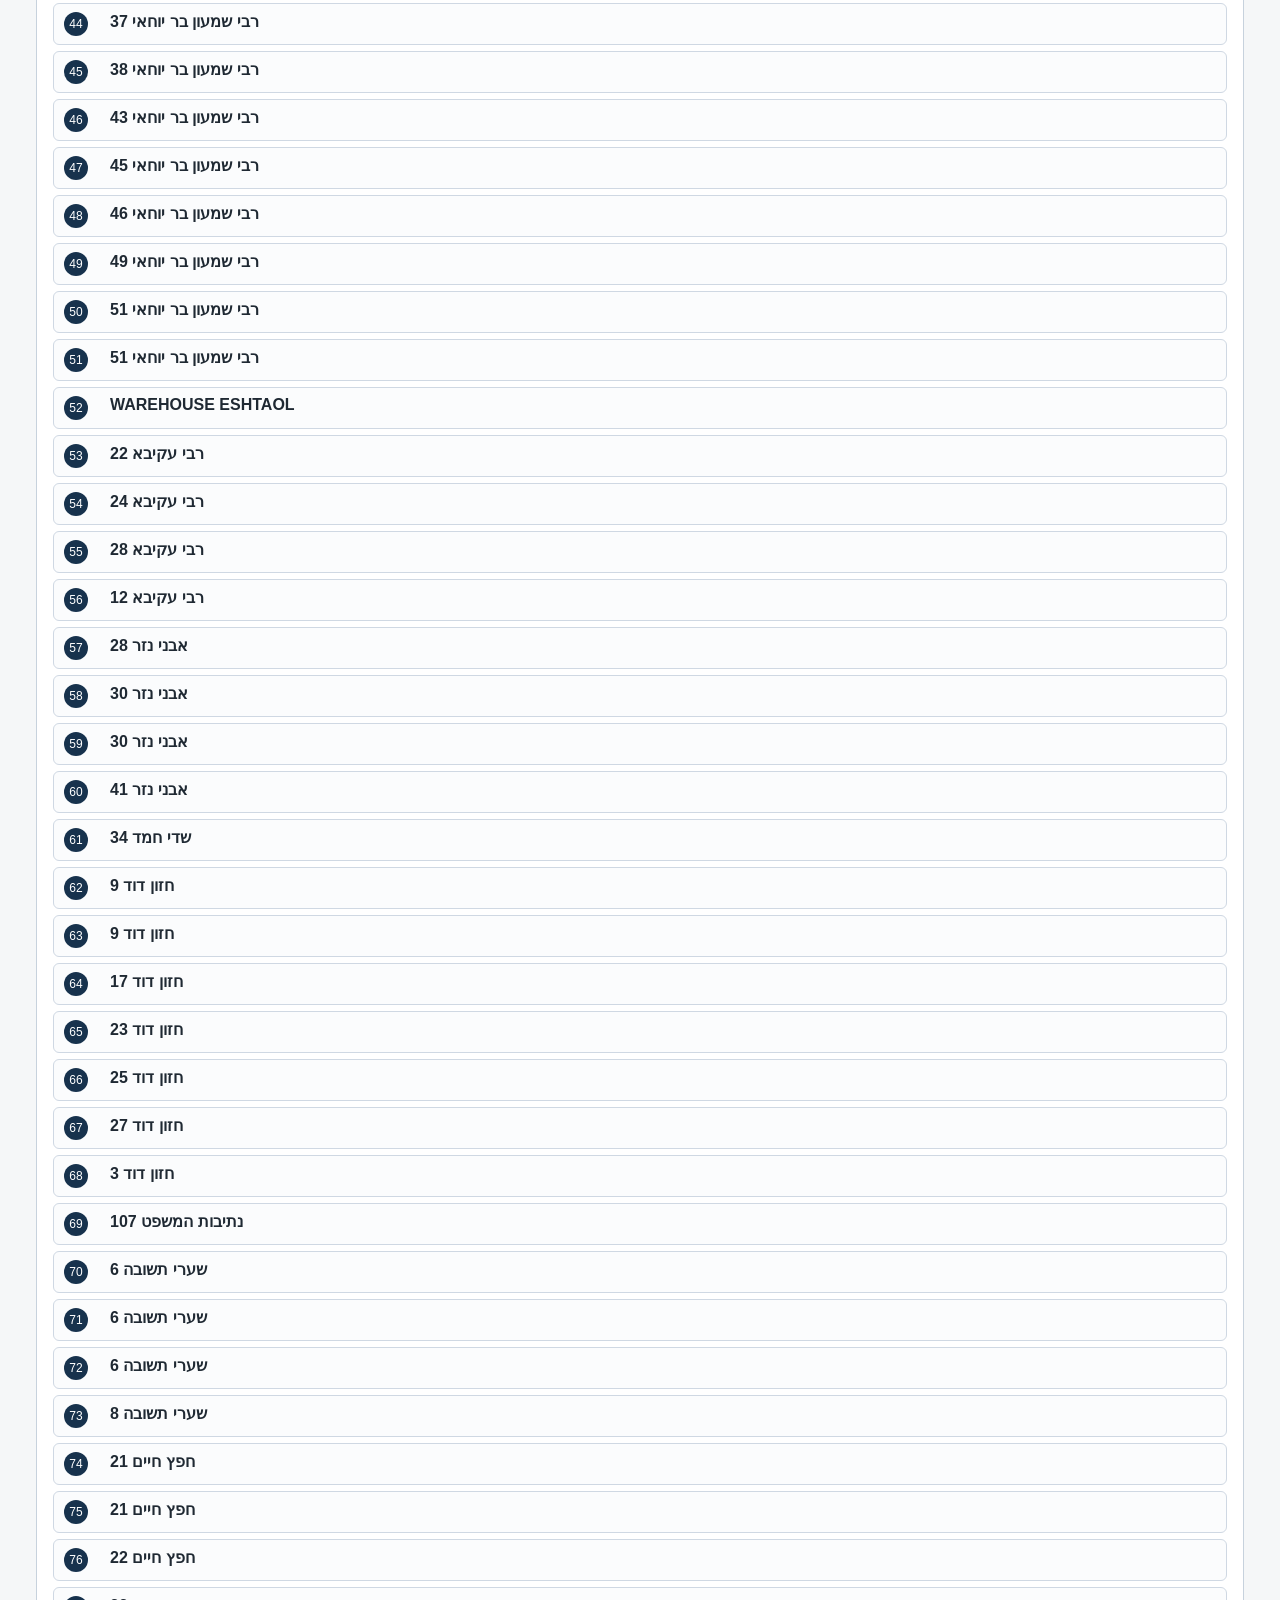
<file: runs/results_for_comparison/2026-06-10_21-53-17_filtered/attempt-001_selected-0467/06_delivery_plan.html>
<!doctype html>
<html lang="en">
<head>
  <meta charset="utf-8">
  <meta name="viewport" content="width=device-width, initial-scale=1">
  <title>Routecraft Delivery Plan</title>
  <style>
    body { margin: 0; font-family: Arial, sans-serif; background: #f5f7f8; color: #1f2933; }
    header { padding: 28px 36px; background: #17324d; color: white; }
    main { padding: 28px 36px 48px; max-width: 1280px; margin: 0 auto; }
    h1, h2 { margin: 0; }
    .subtitle { margin-top: 8px; color: #d7e2ea; }
    .metrics { display: grid; grid-template-columns: repeat(auto-fit, minmax(150px, 1fr)); gap: 12px; margin: 22px 0; }
    .metric { background: white; border: 1px solid #d9e0e7; padding: 14px 16px; border-radius: 8px; }
    .metric span { display: block; color: #65717d; font-size: 13px; }
    .metric strong { display: block; margin-top: 6px; font-size: 26px; }
    .data-table { width: 100%; border-collapse: collapse; background: white; border: 1px solid #d9e0e7; margin-bottom: 24px; }
    th, td { padding: 10px 12px; border-bottom: 1px solid #e7ebef; text-align: left; vertical-align: top; }
    th { background: #edf2f6; font-size: 12px; text-transform: uppercase; letter-spacing: 0; }
    .driver { margin-top: 24px; }
    .driver h2 { padding-bottom: 10px; border-bottom: 2px solid #17324d; }
    .step { background: white; border: 1px solid #d9e0e7; border-radius: 8px; margin-top: 14px; padding: 16px; }
    .route-overview { background: white; border: 1px solid #c7d2dd; border-radius: 8px; margin-top: 14px; padding: 16px; }
    .step-head { display: flex; justify-content: space-between; gap: 12px; flex-wrap: wrap; }
    .step-head span { color: #65717d; }
    .times { display: flex; gap: 8px; flex-wrap: wrap; margin: 12px 0; }
    .times span { background: #edf2f6; padding: 6px 9px; border-radius: 999px; font-size: 13px; }
    .route { display: flex; flex-wrap: wrap; gap: 8px; padding: 0; margin: 0; list-style: none; }
    .route li { border: 1px solid #cfd8e3; padding: 7px 9px; border-radius: 6px; background: #fbfcfd; max-width: 360px; }
    .route li strong { display: block; }
    .full-route { display: grid; grid-template-columns: 1fr; gap: 6px; padding: 0; margin: 12px 0 0; list-style: none; }
    .full-route li { display: grid; grid-template-columns: 36px 1fr; align-items: start; gap: 10px; border: 1px solid #cfd8e3; border-radius: 6px; background: #fbfcfd; padding: 8px 10px; }
    .full-route span { display: inline-flex; align-items: center; justify-content: center; width: 24px; height: 24px; border-radius: 999px; background: #17324d; color: white; font-size: 12px; }
    .full-route strong { overflow-wrap: anywhere; }
    .order-details { margin-top: 8px; display: grid; gap: 6px; }
    .order-detail { border-top: 1px solid #e2e8f0; padding-top: 6px; font-size: 12px; color: #52606d; }
    .order-detail span { display: block; font-weight: 700; }
    .order-detail p { margin: 3px 0 0; color: #1f2933; }
    .route li:not(:last-child)::after { content: "→"; margin-left: 8px; color: #8a96a3; }
  </style>
</head>
<body>
  <header>
    <h1>Routecraft Delivery Plan</h1>
    <div class="subtitle">Generated 2026-06-10 22:00:27</div>
  </header>
  <main>
    <div class="metrics"><div class="metric"><span>Drivers</span><strong>6</strong></div><div class="metric"><span>Capacity / Driver</span><strong>50</strong></div><div class="metric"><span>Addresses</span><strong>422</strong></div><div class="metric"><span>Clusters</span><strong>30</strong></div><div class="metric"><span>Max Shift</span><strong>9.38 h</strong></div></div>
    <table border="1" class="dataframe data-table">
  <thead>
    <tr style="text-align: right;">
      <th>Driver</th>
      <th>Configured Drivers</th>
      <th>Capacity Per Driver</th>
      <th>Addresses Delivered</th>
      <th>Clusters Visited</th>
      <th>Total Time (min)</th>
      <th>Total Time (hours)</th>
      <th>Shift Type</th>
      <th>Mode</th>
    </tr>
  </thead>
  <tbody>
    <tr>
      <td>Driver 1</td>
      <td>6</td>
      <td>50</td>
      <td>75</td>
      <td>6</td>
      <td>513.0</td>
      <td>8.55</td>
      <td>Long</td>
      <td>CONSTRAINT PRODUCTION</td>
    </tr>
    <tr>
      <td>Driver 2</td>
      <td>6</td>
      <td>50</td>
      <td>100</td>
      <td>4</td>
      <td>563.0</td>
      <td>9.38</td>
      <td>Long</td>
      <td>CONSTRAINT PRODUCTION</td>
    </tr>
    <tr>
      <td>Driver 3</td>
      <td>6</td>
      <td>50</td>
      <td>100</td>
      <td>3</td>
      <td>554.0</td>
      <td>9.23</td>
      <td>Long</td>
      <td>CONSTRAINT PRODUCTION</td>
    </tr>
    <tr>
      <td>Driver 4</td>
      <td>6</td>
      <td>50</td>
      <td>55</td>
      <td>4</td>
      <td>446.0</td>
      <td>7.43</td>
      <td>Long</td>
      <td>CONSTRAINT PRODUCTION</td>
    </tr>
    <tr>
      <td>Driver 5</td>
      <td>6</td>
      <td>50</td>
      <td>50</td>
      <td>7</td>
      <td>401.0</td>
      <td>6.68</td>
      <td>Regular</td>
      <td>CONSTRAINT PRODUCTION</td>
    </tr>
    <tr>
      <td>Driver 6</td>
      <td>6</td>
      <td>50</td>
      <td>42</td>
      <td>6</td>
      <td>420.0</td>
      <td>7.00</td>
      <td>Regular</td>
      <td>CONSTRAINT PRODUCTION</td>
    </tr>
  </tbody>
</table>
    <section class="driver"><h2>Driver 1</h2><article class="route-overview"><div class="step-head"><span>Full route (77 stops shown)</span><strong>Start to finish, repeated deliveries preserved</strong></div><ol class="full-route"><li><span>1</span><strong>WAREHOUSE ESHTAOL</strong></li><li><span>2</span><strong>נחל הראל 17</strong></li><li><span>3</span><strong>דם המכבים 23</strong></li><li><span>4</span><strong>עמק הזיתים 2</strong></li><li><span>5</span><strong>נחל דולב 39</strong></li><li><span>6</span><strong>נחל נועם 16</strong></li><li><span>7</span><strong>נחל איילון 25</strong></li><li><span>8</span><strong>נריה הנביא 12</strong></li><li><span>9</span><strong>עידו הנביא 4</strong></li><li><span>10</span><strong>יואל הנביא 22</strong></li><li><span>11</span><strong>יואל הנביא 24</strong></li><li><span>12</span><strong>רבינא 9</strong></li><li><span>13</span><strong>רבינא 12</strong></li><li><span>14</span><strong>אביי 30</strong></li><li><span>15</span><strong>רב אשי 4</strong></li><li><span>16</span><strong>רב חלקיה בר טובי 18</strong></li><li><span>17</span><strong>אילפא 14</strong></li><li><span>18</span><strong>כרמל 11</strong></li><li><span>19</span><strong>יגאל אלון 4</strong></li><li><span>20</span><strong>הרב אלישיב 4</strong></li><li><span>21</span><strong>הרב אלישיב 6</strong></li><li><span>22</span><strong>יחד שבטי ישראל 8</strong></li><li><span>23</span><strong>יעקב אבינו 2</strong></li><li><span>24</span><strong>יעקב אבינו 8</strong></li><li><span>25</span><strong>יעקב אבינו 10</strong></li><li><span>26</span><strong>שבט אשר 5</strong></li><li><span>27</span><strong>שבט אשר 5</strong></li><li><span>28</span><strong>שבט אשר 7</strong></li><li><span>29</span><strong>שבט אשר 7</strong></li><li><span>30</span><strong>שבט אשר 7</strong></li><li><span>31</span><strong>שבט אשר 11</strong></li><li><span>32</span><strong>שבט גד 4</strong></li><li><span>33</span><strong>שבט גד 6</strong></li><li><span>34</span><strong>שבט גד 10</strong></li><li><span>35</span><strong>שבט יהודה 3</strong></li><li><span>36</span><strong>שבט יהודה 3</strong></li><li><span>37</span><strong>שבט יהודה 3</strong></li><li><span>38</span><strong>שבט יהודה 3</strong></li><li><span>39</span><strong>שבט יהודה 7</strong></li><li><span>40</span><strong>שבט יהודה 8</strong></li><li><span>41</span><strong>יחד שבטי ישראל 12</strong></li><li><span>42</span><strong>יחד שבטי ישראל 12</strong></li><li><span>43</span><strong>יחד שבטי ישראל 14</strong></li><li><span>44</span><strong>יחד שבטי ישראל 14</strong></li><li><span>45</span><strong>יחד שבטי ישראל 34</strong></li><li><span>46</span><strong>יחד שבטי ישראל 40</strong></li><li><span>47</span><strong>יחד שבטי ישראל 40</strong></li><li><span>48</span><strong>הרב עובדיה יוסף 10</strong></li><li><span>49</span><strong>שבט אפרים 2</strong></li><li><span>50</span><strong>שבט אפרים 3</strong></li><li><span>51</span><strong>שבט אפרים 8</strong></li><li><span>52</span><strong>WAREHOUSE ESHTAOL</strong></li><li><span>53</span><strong>ישראל זמורה 46</strong></li><li><span>54</span><strong>יחד שבטי ישראל 46</strong></li><li><span>55</span><strong>לאה אימנו 14</strong></li><li><span>56</span><strong>משה רבנו 4</strong></li><li><span>57</span><strong>משה רבנו 6</strong></li><li><span>58</span><strong>משה רבנו 8</strong></li><li><span>59</span><strong>משה רבנו 8</strong></li><li><span>60</span><strong>שבט מנשה 3</strong></li><li><span>61</span><strong>שבט מנשה 3</strong></li><li><span>62</span><strong>שבט זבולון 5</strong></li><li><span>63</span><strong>שבט זבולון 11</strong></li><li><span>64</span><strong>שבט זבולון 15</strong></li><li><span>65</span><strong>שבט זבולון 21</strong></li><li><span>66</span><strong>רבקה אימנו 43</strong></li><li><span>67</span><strong>בעל התניא 9</strong></li><li><span>68</span><strong>יוספטל 23</strong></li><li><span>69</span><strong>פנקס 7</strong></li><li><span>70</span><strong>ורדים 2</strong></li><li><span>71</span><strong>שייטת 3</strong></li><li><span>72</span><strong>הצנחנים 12</strong></li><li><span>73</span><strong>צמח צדק 5</strong></li><li><span>74</span><strong>צמח צדק 5</strong></li><li><span>75</span><strong>צמח צדק 13</strong></li><li><span>76</span><strong>צמח צדק 13</strong></li><li><span>77</span><strong>צמח צדק 18</strong></li></ol></article><article class="step"><div class="step-head"><span>Step 1</span><strong>אשתאול / Group 4</strong></div><div class="times"><span>Total 6.0 min</span><span>Travel 2.0 min</span><span>Source origin_cache</span><span>Delivery 4.0 min</span><span>Shift 6.0 min</span></div><ol class="route"><li><strong>WAREHOUSE ESHTAOL</strong></li><li><strong>נחל הראל 17</strong></li></ol></article><article class="step"><div class="step-head"><span>Step 2</span><strong>בית שמש / Group 6</strong></div><div class="times"><span>Total 115.0 min</span><span>Travel 55.0 min</span><span>Source origin_cache + matrix</span><span>Delivery 60.0 min</span><span>Shift 121.0 min</span></div><ol class="route"><li><strong>נחל הראל 17</strong></li><li><strong>דם המכבים 23</strong></li><li><strong>עמק הזיתים 2</strong></li><li><strong>נחל דולב 39</strong></li><li><strong>נחל נועם 16</strong></li><li><strong>נחל איילון 25</strong></li><li><strong>נריה הנביא 12</strong></li><li><strong>עידו הנביא 4</strong></li><li><strong>יואל הנביא 22</strong></li><li><strong>יואל הנביא 24</strong></li><li><strong>רבינא 9</strong></li><li><strong>רבינא 12</strong></li><li><strong>אביי 30</strong></li><li><strong>רב אשי 4</strong></li><li><strong>רב חלקיה בר טובי 18</strong></li><li><strong>אילפא 14</strong></li></ol></article><article class="step"><div class="step-head"><span>Step 3</span><strong>יד בנימין / Group 10</strong></div><div class="times"><span>Total 36.0 min</span><span>Travel 32.0 min</span><span>Source origin_cache</span><span>Delivery 4.0 min</span><span>Shift 157.0 min</span></div><ol class="route"><li><strong>אילפא 14</strong></li><li><strong>כרמל 11</strong></li></ol></article><article class="step"><div class="step-head"><span>Step 4</span><strong>רמלה / Group 28</strong></div><div class="times"><span>Total 25.0 min</span><span>Travel 21.0 min</span><span>Source origin_cache</span><span>Delivery 4.0 min</span><span>Shift 182.0 min</span></div><ol class="route"><li><strong>כרמל 11</strong></li><li><strong>יגאל אלון 4</strong></li></ol></article><article class="step"><div class="step-head"><span>Step 5</span><strong>לוד / Group 13</strong></div><div class="times"><span>Total 169.0 min</span><span>Travel 41.0 min</span><span>Source origin_cache + matrix</span><span>Delivery 128.0 min</span><span>Shift 351.0 min</span></div><ol class="route"><li><strong>יגאל אלון 4</strong></li><li><strong>הרב אלישיב 4</strong></li><li><strong>הרב אלישיב 6</strong></li><li><strong>יחד שבטי ישראל 8</strong></li><li><strong>יעקב אבינו 2</strong></li><li><strong>יעקב אבינו 8</strong></li><li><strong>יעקב אבינו 10</strong></li><li><strong>שבט אשר 5</strong></li><li><strong>שבט אשר 5</strong></li><li><strong>שבט אשר 7</strong></li><li><strong>שבט אשר 7</strong></li><li><strong>שבט אשר 7</strong></li><li><strong>שבט אשר 11</strong></li><li><strong>שבט גד 4</strong></li><li><strong>שבט גד 6</strong></li><li><strong>שבט גד 10</strong></li><li><strong>שבט יהודה 3</strong></li><li><strong>שבט יהודה 3</strong></li><li><strong>שבט יהודה 3</strong></li><li><strong>שבט יהודה 3</strong></li><li><strong>שבט יהודה 7</strong></li><li><strong>שבט יהודה 8</strong></li><li><strong>יחד שבטי ישראל 12</strong></li><li><strong>יחד שבטי ישראל 12</strong></li><li><strong>יחד שבטי ישראל 14</strong></li><li><strong>יחד שבטי ישראל 14</strong></li><li><strong>יחד שבטי ישראל 34</strong></li><li><strong>יחד שבטי ישראל 40</strong></li><li><strong>יחד שבטי ישראל 40</strong></li><li><strong>הרב עובדיה יוסף 10</strong></li><li><strong>שבט אפרים 2</strong></li><li><strong>שבט אפרים 3</strong></li><li><strong>שבט אפרים 8</strong></li><li><strong>WAREHOUSE ESHTAOL</strong></li></ol></article><article class="step"><div class="step-head"><span>Step 6</span><strong>לוד / Group 13</strong></div><div class="times"><span>Total 162.0 min</span><span>Travel 62.0 min</span><span>Source origin_cache + matrix</span><span>Delivery 100.0 min</span><span>Shift 513.0 min</span></div><ol class="route"><li><strong>WAREHOUSE ESHTAOL</strong></li><li><strong>ישראל זמורה 46</strong></li><li><strong>יחד שבטי ישראל 46</strong></li><li><strong>לאה אימנו 14</strong></li><li><strong>משה רבנו 4</strong></li><li><strong>משה רבנו 6</strong></li><li><strong>משה רבנו 8</strong></li><li><strong>משה רבנו 8</strong></li><li><strong>שבט מנשה 3</strong></li><li><strong>שבט מנשה 3</strong></li><li><strong>שבט זבולון 5</strong></li><li><strong>שבט זבולון 11</strong></li><li><strong>שבט זבולון 15</strong></li><li><strong>שבט זבולון 21</strong></li><li><strong>רבקה אימנו 43</strong></li><li><strong>בעל התניא 9</strong></li><li><strong>יוספטל 23</strong></li><li><strong>פנקס 7</strong></li><li><strong>ורדים 2</strong></li><li><strong>שייטת 3</strong></li><li><strong>הצנחנים 12</strong></li><li><strong>צמח צדק 5</strong></li><li><strong>צמח צדק 5</strong></li><li><strong>צמח צדק 13</strong></li><li><strong>צמח צדק 13</strong></li><li><strong>צמח צדק 18</strong></li></ol></article></section><section class="driver"><h2>Driver 2</h2><article class="route-overview"><div class="step-head"><span>Full route (102 stops shown)</span><strong>Start to finish, repeated deliveries preserved</strong></div><ol class="full-route"><li><span>1</span><strong>WAREHOUSE ESHTAOL</strong></li><li><span>2</span><strong>עצמונה 1</strong></li><li><span>3</span><strong>עצמונה 1</strong></li><li><span>4</span><strong>ישועת דוד 10</strong></li><li><span>5</span><strong>קהילת יעקב 5</strong></li><li><span>6</span><strong>קהילת יעקב 5</strong></li><li><span>7</span><strong>קהילת יעקב 5</strong></li><li><span>8</span><strong>עיון התלמוד 6</strong></li><li><span>9</span><strong>חזון אי&quot;ש 21</strong></li><li><span>10</span><strong>חזון אי&quot;ש 21</strong></li><li><span>11</span><strong>חזון אי&quot;ש 25</strong></li><li><span>12</span><strong>חזון אי&quot;ש 25</strong></li><li><span>13</span><strong>חזון אי&quot;ש 15</strong></li><li><span>14</span><strong>חזון אי&quot;ש 17</strong></li><li><span>15</span><strong>חזון אי&quot;ש 18</strong></li><li><span>16</span><strong>אבי עזרי 6</strong></li><li><span>17</span><strong>אבי עזרי 10</strong></li><li><span>18</span><strong>אבי עזרי 12</strong></li><li><span>19</span><strong>אבי עזרי 18</strong></li><li><span>20</span><strong>חזון אי&quot;ש 7</strong></li><li><span>21</span><strong>חזון אי&quot;ש 7</strong></li><li><span>22</span><strong>חזון אי&quot;ש 10</strong></li><li><span>23</span><strong>זכרון שמואל 4</strong></li><li><span>24</span><strong>אשר לשלמה 1</strong></li><li><span>25</span><strong>הרב מפוניביז 1</strong></li><li><span>26</span><strong>הרב מפוניביז 1</strong></li><li><span>27</span><strong>הרב מפוניביז 4</strong></li><li><span>28</span><strong>נתיבות שלום 1</strong></li><li><span>29</span><strong>נתיבות שלום 2</strong></li><li><span>30</span><strong>נתיבות שלום 18</strong></li><li><span>31</span><strong>הריטב&quot;א 26</strong></li><li><span>32</span><strong>הריטב&quot;א 5</strong></li><li><span>33</span><strong>הריטב&quot;א 6</strong></li><li><span>34</span><strong>הריטב&quot;א 7</strong></li><li><span>35</span><strong>הריטב&quot;א 8</strong></li><li><span>36</span><strong>הריטב&quot;א 10</strong></li><li><span>37</span><strong>רמב&quot;ם 34</strong></li><li><span>38</span><strong>רמב&quot;ם 2</strong></li><li><span>39</span><strong>רמב&quot;ם 18</strong></li><li><span>40</span><strong>רמב&quot;ם 18</strong></li><li><span>41</span><strong>רמב&quot;ם 18</strong></li><li><span>42</span><strong>רמב&quot;ם 18</strong></li><li><span>43</span><strong>מהרי&quot;ל 24</strong></li><li><span>44</span><strong>המאירי 8</strong></li><li><span>45</span><strong>רשב&quot;ם 4</strong></li><li><span>46</span><strong>רשב&quot;ם 12</strong></li><li><span>47</span><strong>רשבם 3</strong></li><li><span>48</span><strong>רשב&quot;א 10</strong></li><li><span>49</span><strong>רשב&quot;א 16</strong></li><li><span>50</span><strong>רשב&quot;א 27</strong></li><li><span>51</span><strong>אבני נזר 6</strong></li><li><span>52</span><strong>WAREHOUSE ESHTAOL</strong></li><li><span>53</span><strong>יחזקאל 5</strong></li><li><span>54</span><strong>יחזקאל 5</strong></li><li><span>55</span><strong>יחזקאל 5</strong></li><li><span>56</span><strong>יחזקאל 9</strong></li><li><span>57</span><strong>יחזקאל 13</strong></li><li><span>58</span><strong>יחזקאל 15</strong></li><li><span>59</span><strong>יחזקאל 15</strong></li><li><span>60</span><strong>רבי שמעון בר יוחאי 3</strong></li><li><span>61</span><strong>רבי שמעון בר יוחאי 3</strong></li><li><span>62</span><strong>רב ושמואל 3</strong></li><li><span>63</span><strong>רבי יהודה הנשיא 4</strong></li><li><span>64</span><strong>רבי יהודה הנשיא 13</strong></li><li><span>65</span><strong>רבי יהודה הנשיא 20</strong></li><li><span>66</span><strong>רבי יהודה הנשיא 21</strong></li><li><span>67</span><strong>רבי יהודה הנשיא 23</strong></li><li><span>68</span><strong>רבי יהודה הנשיא 25</strong></li><li><span>69</span><strong>Rabi Yehuda ha-Nasi Street 37</strong></li><li><span>70</span><strong>Rabi Yehuda ha-Nasi Street 39</strong></li><li><span>71</span><strong>רבי יהודה הנשיא 26</strong></li><li><span>72</span><strong>רבי יהודה הנשיא 26</strong></li><li><span>73</span><strong>רבי יהודה הנשיא 28</strong></li><li><span>74</span><strong>רבי יהודה הנשיא 30</strong></li><li><span>75</span><strong>רבי יהודה הנשיא 32</strong></li><li><span>76</span><strong>רבי יהודה הנשיא 33</strong></li><li><span>77</span><strong>רבי יהודה הנשיא 35</strong></li><li><span>78</span><strong>רבי יהודה הנשיא 35</strong></li><li><span>79</span><strong>רבי יהודה הנשיא 35</strong></li><li><span>80</span><strong>רבי יהודה הנשיא 37</strong></li><li><span>81</span><strong>רבי יהודה הנשיא 41</strong></li><li><span>82</span><strong>רבי יהודה הנשיא 41</strong></li><li><span>83</span><strong>רבי יהודה הנשיא 43</strong></li><li><span>84</span><strong>רבי יהודה הנשיא 43</strong></li><li><span>85</span><strong>רבי יהודה הנשיא 43</strong></li><li><span>86</span><strong>רבי עקיבא 34</strong></li><li><span>87</span><strong>רבי עקיבא 38</strong></li><li><span>88</span><strong>רבי עקיבא 14</strong></li><li><span>89</span><strong>רבי עקיבא 14</strong></li><li><span>90</span><strong>רבי עקיבא 15</strong></li><li><span>91</span><strong>רבי עקיבא 15</strong></li><li><span>92</span><strong>רבי עקיבא 16</strong></li><li><span>93</span><strong>רבי עקיבא 17</strong></li><li><span>94</span><strong>רבי עקיבא 18</strong></li><li><span>95</span><strong>רבי עקיבא 18</strong></li><li><span>96</span><strong>רבי עקיבא 19</strong></li><li><span>97</span><strong>רבי עקיבא 21</strong></li><li><span>98</span><strong>רבי עקיבא 7</strong></li><li><span>99</span><strong>רבי עקיבא 7</strong></li><li><span>100</span><strong>רבי עקיבא 8</strong></li><li><span>101</span><strong>רבי עקיבא 10</strong></li><li><span>102</span><strong>רבי עקיבא 11</strong></li></ol></article><article class="step"><div class="step-head"><span>Step 1</span><strong>מבוא חורון / Group 14</strong></div><div class="times"><span>Total 24.0 min</span><span>Travel 16.0 min</span><span>Source google</span><span>Delivery 8.0 min</span><span>Shift 24.0 min</span></div><ol class="route"><li><strong>WAREHOUSE ESHTAOL</strong></li><li><strong>עצמונה 1</strong></li><li><strong>עצמונה 1</strong></li></ol></article><article class="step"><div class="step-head"><span>Step 2</span><strong>מודיעין עילית / Group 17</strong></div><div class="times"><span>Total 253.0 min</span><span>Travel 65.0 min</span><span>Source google + matrix</span><span>Delivery 188.0 min</span><span>Shift 277.0 min</span></div><ol class="route"><li><strong>עצמונה 1</strong></li><li><strong>ישועת דוד 10</strong></li><li><strong>קהילת יעקב 5</strong></li><li><strong>קהילת יעקב 5</strong></li><li><strong>קהילת יעקב 5</strong></li><li><strong>עיון התלמוד 6</strong></li><li><strong>חזון אי&quot;ש 21</strong></li><li><strong>חזון אי&quot;ש 21</strong></li><li><strong>חזון אי&quot;ש 25</strong></li><li><strong>חזון אי&quot;ש 25</strong></li><li><strong>חזון אי&quot;ש 15</strong></li><li><strong>חזון אי&quot;ש 17</strong></li><li><strong>חזון אי&quot;ש 18</strong></li><li><strong>אבי עזרי 6</strong></li><li><strong>אבי עזרי 10</strong></li><li><strong>אבי עזרי 12</strong></li><li><strong>אבי עזרי 18</strong></li><li><strong>חזון אי&quot;ש 7</strong></li><li><strong>חזון אי&quot;ש 7</strong></li><li><strong>חזון אי&quot;ש 10</strong></li><li><strong>זכרון שמואל 4</strong></li><li><strong>אשר לשלמה 1</strong></li><li><strong>הרב מפוניביז 1</strong></li><li><strong>הרב מפוניביז 1</strong></li><li><strong>הרב מפוניביז 4</strong></li><li><strong>נתיבות שלום 1</strong></li><li><strong>נתיבות שלום 2</strong></li><li><strong>נתיבות שלום 18</strong></li><li><strong>הריטב&quot;א 26</strong></li><li><strong>הריטב&quot;א 5</strong></li><li><strong>הריטב&quot;א 6</strong></li><li><strong>הריטב&quot;א 7</strong></li><li><strong>הריטב&quot;א 8</strong></li><li><strong>הריטב&quot;א 10</strong></li><li><strong>רמב&quot;ם 34</strong></li><li><strong>רמב&quot;ם 2</strong></li><li><strong>רמב&quot;ם 18</strong></li><li><strong>רמב&quot;ם 18</strong></li><li><strong>רמב&quot;ם 18</strong></li><li><strong>רמב&quot;ם 18</strong></li><li><strong>מהרי&quot;ל 24</strong></li><li><strong>המאירי 8</strong></li><li><strong>רשב&quot;ם 4</strong></li><li><strong>רשב&quot;ם 12</strong></li><li><strong>רשבם 3</strong></li><li><strong>רשב&quot;א 10</strong></li><li><strong>רשב&quot;א 16</strong></li><li><strong>רשב&quot;א 27</strong></li></ol></article><article class="step"><div class="step-head"><span>Step 3</span><strong>מודיעין עילית / Group 18</strong></div><div class="times"><span>Total 40.0 min</span><span>Travel 36.0 min</span><span>Source origin_cache</span><span>Delivery 4.0 min</span><span>Shift 317.0 min</span></div><ol class="route"><li><strong>רשב&quot;א 27</strong></li><li><strong>אבני נזר 6</strong></li><li><strong>WAREHOUSE ESHTAOL</strong></li></ol></article><article class="step"><div class="step-head"><span>Step 4</span><strong>מודיעין עילית / Group 18</strong></div><div class="times"><span>Total 246.0 min</span><span>Travel 46.0 min</span><span>Source origin_cache + matrix</span><span>Delivery 200.0 min</span><span>Shift 563.0 min</span></div><ol class="route"><li><strong>WAREHOUSE ESHTAOL</strong></li><li><strong>יחזקאל 5</strong></li><li><strong>יחזקאל 5</strong></li><li><strong>יחזקאל 5</strong></li><li><strong>יחזקאל 9</strong></li><li><strong>יחזקאל 13</strong></li><li><strong>יחזקאל 15</strong></li><li><strong>יחזקאל 15</strong></li><li><strong>רבי שמעון בר יוחאי 3</strong></li><li><strong>רבי שמעון בר יוחאי 3</strong></li><li><strong>רב ושמואל 3</strong></li><li><strong>רבי יהודה הנשיא 4</strong></li><li><strong>רבי יהודה הנשיא 13</strong></li><li><strong>רבי יהודה הנשיא 20</strong></li><li><strong>רבי יהודה הנשיא 21</strong></li><li><strong>רבי יהודה הנשיא 23</strong></li><li><strong>רבי יהודה הנשיא 25</strong></li><li><strong>Rabi Yehuda ha-Nasi Street 37</strong></li><li><strong>Rabi Yehuda ha-Nasi Street 39</strong></li><li><strong>רבי יהודה הנשיא 26</strong></li><li><strong>רבי יהודה הנשיא 26</strong></li><li><strong>רבי יהודה הנשיא 28</strong></li><li><strong>רבי יהודה הנשיא 30</strong></li><li><strong>רבי יהודה הנשיא 32</strong></li><li><strong>רבי יהודה הנשיא 33</strong></li><li><strong>רבי יהודה הנשיא 35</strong></li><li><strong>רבי יהודה הנשיא 35</strong></li><li><strong>רבי יהודה הנשיא 35</strong></li><li><strong>רבי יהודה הנשיא 37</strong></li><li><strong>רבי יהודה הנשיא 41</strong></li><li><strong>רבי יהודה הנשיא 41</strong></li><li><strong>רבי יהודה הנשיא 43</strong></li><li><strong>רבי יהודה הנשיא 43</strong></li><li><strong>רבי יהודה הנשיא 43</strong></li><li><strong>רבי עקיבא 34</strong></li><li><strong>רבי עקיבא 38</strong></li><li><strong>רבי עקיבא 14</strong></li><li><strong>רבי עקיבא 14</strong></li><li><strong>רבי עקיבא 15</strong></li><li><strong>רבי עקיבא 15</strong></li><li><strong>רבי עקיבא 16</strong></li><li><strong>רבי עקיבא 17</strong></li><li><strong>רבי עקיבא 18</strong></li><li><strong>רבי עקיבא 18</strong></li><li><strong>רבי עקיבא 19</strong></li><li><strong>רבי עקיבא 21</strong></li><li><strong>רבי עקיבא 7</strong></li><li><strong>רבי עקיבא 7</strong></li><li><strong>רבי עקיבא 8</strong></li><li><strong>רבי עקיבא 10</strong></li><li><strong>רבי עקיבא 11</strong></li></ol></article></section><section class="driver"><h2>Driver 3</h2><article class="route-overview"><div class="step-head"><span>Full route (102 stops shown)</span><strong>Start to finish, repeated deliveries preserved</strong></div><ol class="full-route"><li><span>1</span><strong>WAREHOUSE ESHTAOL</strong></li><li><span>2</span><strong>משך חכמה 23</strong></li><li><span>3</span><strong>משך חכמה 44</strong></li><li><span>4</span><strong>משך חכמה 60</strong></li><li><span>5</span><strong>משך חכמה 62</strong></li><li><span>6</span><strong>משך חכמה 64</strong></li><li><span>7</span><strong>משך חכמה 76</strong></li><li><span>8</span><strong>משך חכמה 2</strong></li><li><span>9</span><strong>משך חכמה 4</strong></li><li><span>10</span><strong>אור החיים 14</strong></li><li><span>11</span><strong>אור החיים 17</strong></li><li><span>12</span><strong>אור החיים 17</strong></li><li><span>13</span><strong>אור החיים 18</strong></li><li><span>14</span><strong>אור החיים 5</strong></li><li><span>15</span><strong>נתיבות המשפט 3</strong></li><li><span>16</span><strong>נתיבות המשפט 3</strong></li><li><span>17</span><strong>נתיבות המשפט 3</strong></li><li><span>18</span><strong>נתיבות המשפט 8</strong></li><li><span>19</span><strong>נתיבות המשפט 13</strong></li><li><span>20</span><strong>נודע ביהודה 6</strong></li><li><span>21</span><strong>אבני נזר 12</strong></li><li><span>22</span><strong>אבני נזר 20</strong></li><li><span>23</span><strong>אבני נזר 20</strong></li><li><span>24</span><strong>אבני נזר 21</strong></li><li><span>25</span><strong>אבני נזר 22</strong></li><li><span>26</span><strong>שדי חמד 15</strong></li><li><span>27</span><strong>שדי חמד 28</strong></li><li><span>28</span><strong>רבי שמעון בר יוחאי 12</strong></li><li><span>29</span><strong>רבי שמעון בר יוחאי 14</strong></li><li><span>30</span><strong>רבי שמעון בר יוחאי 18</strong></li><li><span>31</span><strong>רבי שמעון בר יוחאי 20</strong></li><li><span>32</span><strong>רבי שמעון בר יוחאי 22</strong></li><li><span>33</span><strong>רבי שמעון בר יוחאי 22</strong></li><li><span>34</span><strong>רבי שמעון בר יוחאי 22</strong></li><li><span>35</span><strong>רבי שמעון בר יוחאי 23</strong></li><li><span>36</span><strong>רבי שמעון בר יוחאי 24</strong></li><li><span>37</span><strong>רבי שמעון בר יוחאי 27</strong></li><li><span>38</span><strong>רבי שמעון בר יוחאי 27</strong></li><li><span>39</span><strong>רבי שמעון בר יוחאי 28</strong></li><li><span>40</span><strong>רבי שמעון בר יוחאי 28</strong></li><li><span>41</span><strong>רבי שמעון בר יוחאי 32</strong></li><li><span>42</span><strong>רבי שמעון בר יוחאי 36</strong></li><li><span>43</span><strong>רבי שמעון בר יוחאי 36</strong></li><li><span>44</span><strong>רבי שמעון בר יוחאי 37</strong></li><li><span>45</span><strong>רבי שמעון בר יוחאי 38</strong></li><li><span>46</span><strong>רבי שמעון בר יוחאי 43</strong></li><li><span>47</span><strong>רבי שמעון בר יוחאי 45</strong></li><li><span>48</span><strong>רבי שמעון בר יוחאי 46</strong></li><li><span>49</span><strong>רבי שמעון בר יוחאי 49</strong></li><li><span>50</span><strong>רבי שמעון בר יוחאי 51</strong></li><li><span>51</span><strong>רבי שמעון בר יוחאי 51</strong></li><li><span>52</span><strong>WAREHOUSE ESHTAOL</strong></li><li><span>53</span><strong>רבי עקיבא 22</strong></li><li><span>54</span><strong>רבי עקיבא 24</strong></li><li><span>55</span><strong>רבי עקיבא 28</strong></li><li><span>56</span><strong>רבי עקיבא 12</strong></li><li><span>57</span><strong>אבני נזר 28</strong></li><li><span>58</span><strong>אבני נזר 30</strong></li><li><span>59</span><strong>אבני נזר 30</strong></li><li><span>60</span><strong>אבני נזר 41</strong></li><li><span>61</span><strong>שדי חמד 34</strong></li><li><span>62</span><strong>חזון דוד 9</strong></li><li><span>63</span><strong>חזון דוד 9</strong></li><li><span>64</span><strong>חזון דוד 17</strong></li><li><span>65</span><strong>חזון דוד 23</strong></li><li><span>66</span><strong>חזון דוד 25</strong></li><li><span>67</span><strong>חזון דוד 27</strong></li><li><span>68</span><strong>חזון דוד 3</strong></li><li><span>69</span><strong>נתיבות המשפט 107</strong></li><li><span>70</span><strong>שערי תשובה 6</strong></li><li><span>71</span><strong>שערי תשובה 6</strong></li><li><span>72</span><strong>שערי תשובה 6</strong></li><li><span>73</span><strong>שערי תשובה 8</strong></li><li><span>74</span><strong>חפץ חיים 21</strong></li><li><span>75</span><strong>חפץ חיים 21</strong></li><li><span>76</span><strong>חפץ חיים 22</strong></li><li><span>77</span><strong>חפץ חיים 22</strong></li><li><span>78</span><strong>חפץ חיים 11</strong></li><li><span>79</span><strong>מסילת יוסף 14</strong></li><li><span>80</span><strong>מסילת יוסף 14</strong></li><li><span>81</span><strong>מסילת יוסף 14</strong></li><li><span>82</span><strong>מסילת יוסף 11</strong></li><li><span>83</span><strong>מסילת יוסף 17</strong></li><li><span>84</span><strong>מסילת יוסף 24</strong></li><li><span>85</span><strong>מסילת יוסף 24</strong></li><li><span>86</span><strong>מסילת יוסף 28</strong></li><li><span>87</span><strong>מסילת יוסף 28</strong></li><li><span>88</span><strong>מסילת יוסף 44</strong></li><li><span>89</span><strong>מסילת יוסף 50</strong></li><li><span>90</span><strong>מסילת יוסף 50</strong></li><li><span>91</span><strong>מסילת יוסף 54</strong></li><li><span>92</span><strong>מרומי שדה 15</strong></li><li><span>93</span><strong>מרומי שדה 3</strong></li><li><span>94</span><strong>מרומי שדה 5</strong></li><li><span>95</span><strong>מרומי שדה 9</strong></li><li><span>96</span><strong>מרומי שדה 9</strong></li><li><span>97</span><strong>מרומי שדה 10</strong></li><li><span>98</span><strong>מרומי שדה 14</strong></li><li><span>99</span><strong>מרומי שדה 16</strong></li><li><span>100</span><strong>מרומי שדה 17</strong></li><li><span>101</span><strong>מרומי שדה 22</strong></li><li><span>102</span><strong>מרומי שדה 44</strong></li></ol></article><article class="step"><div class="step-head"><span>Step 1</span><strong>מודיעין עילית / Group 18</strong></div><div class="times"><span>Total 287.0 min</span><span>Travel 87.0 min</span><span>Source origin_cache + matrix</span><span>Delivery 200.0 min</span><span>Shift 287.0 min</span></div><ol class="route"><li><strong>WAREHOUSE ESHTAOL</strong></li><li><strong>משך חכמה 23</strong></li><li><strong>משך חכמה 44</strong></li><li><strong>משך חכמה 60</strong></li><li><strong>משך חכמה 62</strong></li><li><strong>משך חכמה 64</strong></li><li><strong>משך חכמה 76</strong></li><li><strong>משך חכמה 2</strong></li><li><strong>משך חכמה 4</strong></li><li><strong>אור החיים 14</strong></li><li><strong>אור החיים 17</strong></li><li><strong>אור החיים 17</strong></li><li><strong>אור החיים 18</strong></li><li><strong>אור החיים 5</strong></li><li><strong>נתיבות המשפט 3</strong></li><li><strong>נתיבות המשפט 3</strong></li><li><strong>נתיבות המשפט 3</strong></li><li><strong>נתיבות המשפט 8</strong></li><li><strong>נתיבות המשפט 13</strong></li><li><strong>נודע ביהודה 6</strong></li><li><strong>אבני נזר 12</strong></li><li><strong>אבני נזר 20</strong></li><li><strong>אבני נזר 20</strong></li><li><strong>אבני נזר 21</strong></li><li><strong>אבני נזר 22</strong></li><li><strong>שדי חמד 15</strong></li><li><strong>שדי חמד 28</strong></li><li><strong>רבי שמעון בר יוחאי 12</strong></li><li><strong>רבי שמעון בר יוחאי 14</strong></li><li><strong>רבי שמעון בר יוחאי 18</strong></li><li><strong>רבי שמעון בר יוחאי 20</strong></li><li><strong>רבי שמעון בר יוחאי 22</strong></li><li><strong>רבי שמעון בר יוחאי 22</strong></li><li><strong>רבי שמעון בר יוחאי 22</strong></li><li><strong>רבי שמעון בר יוחאי 23</strong></li><li><strong>רבי שמעון בר יוחאי 24</strong></li><li><strong>רבי שמעון בר יוחאי 27</strong></li><li><strong>רבי שמעון בר יוחאי 27</strong></li><li><strong>רבי שמעון בר יוחאי 28</strong></li><li><strong>רבי שמעון בר יוחאי 28</strong></li><li><strong>רבי שמעון בר יוחאי 32</strong></li><li><strong>רבי שמעון בר יוחאי 36</strong></li><li><strong>רבי שמעון בר יוחאי 36</strong></li><li><strong>רבי שמעון בר יוחאי 37</strong></li><li><strong>רבי שמעון בר יוחאי 38</strong></li><li><strong>רבי שמעון בר יוחאי 43</strong></li><li><strong>רבי שמעון בר יוחאי 45</strong></li><li><strong>רבי שמעון בר יוחאי 46</strong></li><li><strong>רבי שמעון בר יוחאי 49</strong></li><li><strong>רבי שמעון בר יוחאי 51</strong></li><li><strong>רבי שמעון בר יוחאי 51</strong></li><li><strong>WAREHOUSE ESHTAOL</strong></li></ol></article><article class="step"><div class="step-head"><span>Step 2</span><strong>מודיעין עילית / Group 18</strong></div><div class="times"><span>Total 54.0 min</span><span>Travel 38.0 min</span><span>Source origin_cache + matrix</span><span>Delivery 16.0 min</span><span>Shift 341.0 min</span></div><ol class="route"><li><strong>WAREHOUSE ESHTAOL</strong></li><li><strong>רבי עקיבא 22</strong></li><li><strong>רבי עקיבא 24</strong></li><li><strong>רבי עקיבא 28</strong></li><li><strong>רבי עקיבא 12</strong></li></ol></article><article class="step"><div class="step-head"><span>Step 3</span><strong>מודיעין עילית / Group 16</strong></div><div class="times"><span>Total 213.0 min</span><span>Travel 29.0 min</span><span>Source google + matrix</span><span>Delivery 184.0 min</span><span>Shift 554.0 min</span></div><ol class="route"><li><strong>רבי עקיבא 12</strong></li><li><strong>אבני נזר 28</strong></li><li><strong>אבני נזר 30</strong></li><li><strong>אבני נזר 30</strong></li><li><strong>אבני נזר 41</strong></li><li><strong>שדי חמד 34</strong></li><li><strong>חזון דוד 9</strong></li><li><strong>חזון דוד 9</strong></li><li><strong>חזון דוד 17</strong></li><li><strong>חזון דוד 23</strong></li><li><strong>חזון דוד 25</strong></li><li><strong>חזון דוד 27</strong></li><li><strong>חזון דוד 3</strong></li><li><strong>נתיבות המשפט 107</strong></li><li><strong>שערי תשובה 6</strong></li><li><strong>שערי תשובה 6</strong></li><li><strong>שערי תשובה 6</strong></li><li><strong>שערי תשובה 8</strong></li><li><strong>חפץ חיים 21</strong></li><li><strong>חפץ חיים 21</strong></li><li><strong>חפץ חיים 22</strong></li><li><strong>חפץ חיים 22</strong></li><li><strong>חפץ חיים 11</strong></li><li><strong>מסילת יוסף 14</strong></li><li><strong>מסילת יוסף 14</strong></li><li><strong>מסילת יוסף 14</strong></li><li><strong>מסילת יוסף 11</strong></li><li><strong>מסילת יוסף 17</strong></li><li><strong>מסילת יוסף 24</strong></li><li><strong>מסילת יוסף 24</strong></li><li><strong>מסילת יוסף 28</strong></li><li><strong>מסילת יוסף 28</strong></li><li><strong>מסילת יוסף 44</strong></li><li><strong>מסילת יוסף 50</strong></li><li><strong>מסילת יוסף 50</strong></li><li><strong>מסילת יוסף 54</strong></li><li><strong>מרומי שדה 15</strong></li><li><strong>מרומי שדה 3</strong></li><li><strong>מרומי שדה 5</strong></li><li><strong>מרומי שדה 9</strong></li><li><strong>מרומי שדה 9</strong></li><li><strong>מרומי שדה 10</strong></li><li><strong>מרומי שדה 14</strong></li><li><strong>מרומי שדה 16</strong></li><li><strong>מרומי שדה 17</strong></li><li><strong>מרומי שדה 22</strong></li><li><strong>מרומי שדה 44</strong></li></ol></article></section><section class="driver"><h2>Driver 4</h2><article class="route-overview"><div class="step-head"><span>Full route (57 stops shown)</span><strong>Start to finish, repeated deliveries preserved</strong></div><ol class="full-route"><li><span>1</span><strong>WAREHOUSE ESHTAOL</strong></li><li><span>2</span><strong>הרמב&quot;ם 32</strong></li><li><span>3</span><strong>מרומי שדה 44</strong></li><li><span>4</span><strong>נתיבות המשפט 93</strong></li><li><span>5</span><strong>נתיבות המשפט 93</strong></li><li><span>6</span><strong>נתיבות המשפט 97</strong></li><li><span>7</span><strong>נתיבות המשפט 97</strong></li><li><span>8</span><strong>נתיבות המשפט 99</strong></li><li><span>9</span><strong>נתיבות המשפט 71</strong></li><li><span>10</span><strong>נתיבות המשפט 71</strong></li><li><span>11</span><strong>נתיבות המשפט 71</strong></li><li><span>12</span><strong>נתיבות המשפט 71</strong></li><li><span>13</span><strong>נתיבות המשפט 59</strong></li><li><span>14</span><strong>נתיבות המשפט 65</strong></li><li><span>15</span><strong>נתיבות המשפט 67</strong></li><li><span>16</span><strong>נתיבות המשפט 67</strong></li><li><span>17</span><strong>נתיבות המשפט 30</strong></li><li><span>18</span><strong>נתיבות המשפט 32</strong></li><li><span>19</span><strong>נתיבות המשפט 38</strong></li><li><span>20</span><strong>נתיבות המשפט 42</strong></li><li><span>21</span><strong>נתיבות המשפט 79</strong></li><li><span>22</span><strong>נתיבות המשפט 85</strong></li><li><span>23</span><strong>נתיבות המשפט 85</strong></li><li><span>24</span><strong>נתיבות המשפט 85</strong></li><li><span>25</span><strong>נתיבות המשפט 87</strong></li><li><span>26</span><strong>נתיבות המשפט 88</strong></li><li><span>27</span><strong>נתיבות המשפט 89</strong></li><li><span>28</span><strong>קצות החושן 17</strong></li><li><span>29</span><strong>קצות החושן 18</strong></li><li><span>30</span><strong>קצות החושן 20</strong></li><li><span>31</span><strong>קצות החושן 20</strong></li><li><span>32</span><strong>קצות החושן 21</strong></li><li><span>33</span><strong>קצות החושן 21</strong></li><li><span>34</span><strong>קצות החושן 24</strong></li><li><span>35</span><strong>קצות החושן 9</strong></li><li><span>36</span><strong>קצות החושן 10</strong></li><li><span>37</span><strong>קצות החושן 14</strong></li><li><span>38</span><strong>קצות החושן 1</strong></li><li><span>39</span><strong>קצות החושן 2</strong></li><li><span>40</span><strong>קצות החושן 5</strong></li><li><span>41</span><strong>קצות החושן 8</strong></li><li><span>42</span><strong>שאגת אריה 1</strong></li><li><span>43</span><strong>שאגת אריה 3</strong></li><li><span>44</span><strong>שאגת אריה 7</strong></li><li><span>45</span><strong>שאגת אריה 7</strong></li><li><span>46</span><strong>שאגת אריה 15</strong></li><li><span>47</span><strong>שאגת אריה 15</strong></li><li><span>48</span><strong>שאגת אריה 19</strong></li><li><span>49</span><strong>שאגת אריה 19</strong></li><li><span>50</span><strong>שאגת אריה 19</strong></li><li><span>51</span><strong>שאגת אריה 21</strong></li><li><span>52</span><strong>WAREHOUSE ESHTAOL</strong></li><li><span>53</span><strong>אמרי בינה 14</strong></li><li><span>54</span><strong>תירוש 560</strong></li><li><span>55</span><strong>Rabbi Akiva Street 28</strong></li><li><span>56</span><strong>רשב&quot;ם 10</strong></li><li><span>57</span><strong>הרב המאירי 11</strong></li></ol></article><article class="step"><div class="step-head"><span>Step 1</span><strong>מודיעין עילית / Group 16</strong></div><div class="times"><span>Total 284.0 min</span><span>Travel 84.0 min</span><span>Source origin_cache + matrix</span><span>Delivery 200.0 min</span><span>Shift 284.0 min</span></div><ol class="route"><li><strong>WAREHOUSE ESHTAOL</strong></li><li><strong>הרמב&quot;ם 32</strong></li><li><strong>מרומי שדה 44</strong></li><li><strong>נתיבות המשפט 93</strong></li><li><strong>נתיבות המשפט 93</strong></li><li><strong>נתיבות המשפט 97</strong></li><li><strong>נתיבות המשפט 97</strong></li><li><strong>נתיבות המשפט 99</strong></li><li><strong>נתיבות המשפט 71</strong></li><li><strong>נתיבות המשפט 71</strong></li><li><strong>נתיבות המשפט 71</strong></li><li><strong>נתיבות המשפט 71</strong></li><li><strong>נתיבות המשפט 59</strong></li><li><strong>נתיבות המשפט 65</strong></li><li><strong>נתיבות המשפט 67</strong></li><li><strong>נתיבות המשפט 67</strong></li><li><strong>נתיבות המשפט 30</strong></li><li><strong>נתיבות המשפט 32</strong></li><li><strong>נתיבות המשפט 38</strong></li><li><strong>נתיבות המשפט 42</strong></li><li><strong>נתיבות המשפט 79</strong></li><li><strong>נתיבות המשפט 85</strong></li><li><strong>נתיבות המשפט 85</strong></li><li><strong>נתיבות המשפט 85</strong></li><li><strong>נתיבות המשפט 87</strong></li><li><strong>נתיבות המשפט 88</strong></li><li><strong>נתיבות המשפט 89</strong></li><li><strong>קצות החושן 17</strong></li><li><strong>קצות החושן 18</strong></li><li><strong>קצות החושן 20</strong></li><li><strong>קצות החושן 20</strong></li><li><strong>קצות החושן 21</strong></li><li><strong>קצות החושן 21</strong></li><li><strong>קצות החושן 24</strong></li><li><strong>קצות החושן 9</strong></li><li><strong>קצות החושן 10</strong></li><li><strong>קצות החושן 14</strong></li><li><strong>קצות החושן 1</strong></li><li><strong>קצות החושן 2</strong></li><li><strong>קצות החושן 5</strong></li><li><strong>קצות החושן 8</strong></li><li><strong>שאגת אריה 1</strong></li><li><strong>שאגת אריה 3</strong></li><li><strong>שאגת אריה 7</strong></li><li><strong>שאגת אריה 7</strong></li><li><strong>שאגת אריה 15</strong></li><li><strong>שאגת אריה 15</strong></li><li><strong>שאגת אריה 19</strong></li><li><strong>שאגת אריה 19</strong></li><li><strong>שאגת אריה 19</strong></li><li><strong>שאגת אריה 21</strong></li><li><strong>WAREHOUSE ESHTAOL</strong></li></ol></article><article class="step"><div class="step-head"><span>Step 2</span><strong>ירושלים / Group 11</strong></div><div class="times"><span>Total 54.0 min</span><span>Travel 46.0 min</span><span>Source origin_cache + matrix</span><span>Delivery 8.0 min</span><span>Shift 338.0 min</span></div><ol class="route"><li><strong>WAREHOUSE ESHTAOL</strong></li><li><strong>אמרי בינה 14</strong></li><li><strong>תירוש 560</strong></li></ol></article><article class="step"><div class="step-head"><span>Step 3</span><strong>מודיעין / Group 15</strong></div><div class="times"><span>Total 60.0 min</span><span>Travel 56.0 min</span><span>Source google</span><span>Delivery 4.0 min</span><span>Shift 398.0 min</span></div><ol class="route"><li><strong>תירוש 560</strong></li><li><strong>Rabbi Akiva Street 28</strong></li></ol></article><article class="step"><div class="step-head"><span>Step 4</span><strong>אלעד / Group 1</strong></div><div class="times"><span>Total 48.0 min</span><span>Travel 40.0 min</span><span>Source google + matrix</span><span>Delivery 8.0 min</span><span>Shift 446.0 min</span></div><ol class="route"><li><strong>Rabbi Akiva Street 28</strong></li><li><strong>רשב&quot;ם 10</strong></li><li><strong>הרב המאירי 11</strong></li></ol></article></section><section class="driver"><h2>Driver 5</h2><article class="route-overview"><div class="step-head"><span>Full route (51 stops shown)</span><strong>Start to finish, repeated deliveries preserved</strong></div><ol class="full-route"><li><span>1</span><strong>WAREHOUSE ESHTAOL</strong></li><li><span>2</span><strong>רבי מאיר בעל הנס 46</strong></li><li><span>3</span><strong>יבנה 14</strong></li><li><span>4</span><strong>יחזקאל דנין 27</strong></li><li><span>5</span><strong>יונה גרין 3</strong></li><li><span>6</span><strong>הרב אונטרמן 9</strong></li><li><span>7</span><strong>הנרקיס 14</strong></li><li><span>8</span><strong>דרך אפולוניה 43</strong></li><li><span>9</span><strong>הרב עוזיאל 4</strong></li><li><span>10</span><strong>הרב עוזיאל 18</strong></li><li><span>11</span><strong>הרב עוזיאל 21</strong></li><li><span>12</span><strong>הרב שמעונוביץ 46</strong></li><li><span>13</span><strong>הרב שמעונוביץ 46</strong></li><li><span>14</span><strong>הרב שמעונוביץ 2</strong></li><li><span>15</span><strong>הורדים 4</strong></li><li><span>16</span><strong>הורדים 5</strong></li><li><span>17</span><strong>הנרקיסים 24</strong></li><li><span>18</span><strong>הנרקיסים 24</strong></li><li><span>19</span><strong>הנרקיסים 28</strong></li><li><span>20</span><strong>הנרקיסים 28</strong></li><li><span>21</span><strong>הנרקיסים 30</strong></li><li><span>22</span><strong>הנרקיסים 34</strong></li><li><span>23</span><strong>מרגנית 11</strong></li><li><span>24</span><strong>שעורה 1</strong></li><li><span>25</span><strong>שעורה 14</strong></li><li><span>26</span><strong>שעורה 14</strong></li><li><span>27</span><strong>זית 6</strong></li><li><span>28</span><strong>זית 13</strong></li><li><span>29</span><strong>זית 13</strong></li><li><span>30</span><strong>דקל 50</strong></li><li><span>31</span><strong>דקל 60</strong></li><li><span>32</span><strong>דקל 2</strong></li><li><span>33</span><strong>סביון 37</strong></li><li><span>34</span><strong>סביון 38</strong></li><li><span>35</span><strong>סביון 38</strong></li><li><span>36</span><strong>סביון 6</strong></li><li><span>37</span><strong>סביון 10</strong></li><li><span>38</span><strong>השיקמים 12</strong></li><li><span>39</span><strong>סביון 24</strong></li><li><span>40</span><strong>סביון 24</strong></li><li><span>41</span><strong>הנרקיסים 4</strong></li><li><span>42</span><strong>האירוסים 23</strong></li><li><span>43</span><strong>האירוסים 4</strong></li><li><span>44</span><strong>האירוסים 5</strong></li><li><span>45</span><strong>בני תורה 95</strong></li><li><span>46</span><strong>הכלניות 47</strong></li><li><span>47</span><strong>הכלניות 17</strong></li><li><span>48</span><strong>הכלניות 32</strong></li><li><span>49</span><strong>הכלניות 32</strong></li><li><span>50</span><strong>הכלניות 36</strong></li><li><span>51</span><strong>הכלניות 37</strong></li></ol></article><article class="step"><div class="step-head"><span>Step 1</span><strong>באר יעקב / Group 5</strong></div><div class="times"><span>Total 37.0 min</span><span>Travel 33.0 min</span><span>Source google</span><span>Delivery 4.0 min</span><span>Shift 37.0 min</span></div><ol class="route"><li><strong>WAREHOUSE ESHTAOL</strong></li><li><strong>רבי מאיר בעל הנס 46</strong></li></ol></article><article class="step"><div class="step-head"><span>Step 2</span><strong>חולון / Group 8</strong></div><div class="times"><span>Total 28.0 min</span><span>Travel 24.0 min</span><span>Source google</span><span>Delivery 4.0 min</span><span>Shift 65.0 min</span></div><ol class="route"><li><strong>רבי מאיר בעל הנס 46</strong></li><li><strong>יבנה 14</strong></li></ol></article><article class="step"><div class="step-head"><span>Step 3</span><strong>בת ים / Group 7</strong></div><div class="times"><span>Total 16.0 min</span><span>Travel 12.0 min</span><span>Source google</span><span>Delivery 4.0 min</span><span>Shift 81.0 min</span></div><ol class="route"><li><strong>יבנה 14</strong></li><li><strong>יחזקאל דנין 27</strong></li></ol></article><article class="step"><div class="step-head"><span>Step 4</span><strong>פתח תקווה / Group 22</strong></div><div class="times"><span>Total 40.0 min</span><span>Travel 32.0 min</span><span>Source google + matrix</span><span>Delivery 8.0 min</span><span>Shift 121.0 min</span></div><ol class="route"><li><strong>יחזקאל דנין 27</strong></li><li><strong>יונה גרין 3</strong></li><li><strong>הרב אונטרמן 9</strong></li></ol></article><article class="step"><div class="step-head"><span>Step 5</span><strong>אלישמע / Group 0</strong></div><div class="times"><span>Total 17.0 min</span><span>Travel 13.0 min</span><span>Source google</span><span>Delivery 4.0 min</span><span>Shift 138.0 min</span></div><ol class="route"><li><strong>הרב אונטרמן 9</strong></li><li><strong>הנרקיס 14</strong></li></ol></article><article class="step"><div class="step-head"><span>Step 6</span><strong>רכסים / Group 27</strong></div><div class="times"><span>Total 80.0 min</span><span>Travel 64.0 min</span><span>Source google + matrix</span><span>Delivery 16.0 min</span><span>Shift 218.0 min</span></div><ol class="route"><li><strong>הנרקיס 14</strong></li><li><strong>דרך אפולוניה 43</strong></li><li><strong>הרב עוזיאל 4</strong></li><li><strong>הרב עוזיאל 18</strong></li><li><strong>הרב עוזיאל 21</strong></li></ol></article><article class="step"><div class="step-head"><span>Step 7</span><strong>רכסים / Group 26</strong></div><div class="times"><span>Total 183.0 min</span><span>Travel 23.0 min</span><span>Source google + matrix</span><span>Delivery 160.0 min</span><span>Shift 401.0 min</span></div><ol class="route"><li><strong>הרב עוזיאל 21</strong></li><li><strong>הרב שמעונוביץ 46</strong></li><li><strong>הרב שמעונוביץ 46</strong></li><li><strong>הרב שמעונוביץ 2</strong></li><li><strong>הורדים 4</strong></li><li><strong>הורדים 5</strong></li><li><strong>הנרקיסים 24</strong></li><li><strong>הנרקיסים 24</strong></li><li><strong>הנרקיסים 28</strong></li><li><strong>הנרקיסים 28</strong></li><li><strong>הנרקיסים 30</strong></li><li><strong>הנרקיסים 34</strong></li><li><strong>מרגנית 11</strong></li><li><strong>שעורה 1</strong></li><li><strong>שעורה 14</strong></li><li><strong>שעורה 14</strong></li><li><strong>זית 6</strong></li><li><strong>זית 13</strong></li><li><strong>זית 13</strong></li><li><strong>דקל 50</strong></li><li><strong>דקל 60</strong></li><li><strong>דקל 2</strong></li><li><strong>סביון 37</strong></li><li><strong>סביון 38</strong></li><li><strong>סביון 38</strong></li><li><strong>סביון 6</strong></li><li><strong>סביון 10</strong></li><li><strong>השיקמים 12</strong></li><li><strong>סביון 24</strong></li><li><strong>סביון 24</strong></li><li><strong>הנרקיסים 4</strong></li><li><strong>האירוסים 23</strong></li><li><strong>האירוסים 4</strong></li><li><strong>האירוסים 5</strong></li><li><strong>בני תורה 95</strong></li><li><strong>הכלניות 47</strong></li><li><strong>הכלניות 17</strong></li><li><strong>הכלניות 32</strong></li><li><strong>הכלניות 32</strong></li><li><strong>הכלניות 36</strong></li><li><strong>הכלניות 37</strong></li></ol></article></section><section class="driver"><h2>Driver 6</h2><article class="route-overview"><div class="step-head"><span>Full route (43 stops shown)</span><strong>Start to finish, repeated deliveries preserved</strong></div><ol class="full-route"><li><span>1</span><strong>WAREHOUSE ESHTAOL</strong></li><li><span>2</span><strong>הכלניות 1</strong></li><li><span>3</span><strong>הכלניות 1</strong></li><li><span>4</span><strong>הרימונים 10</strong></li><li><span>5</span><strong>הרימונים 16</strong></li><li><span>6</span><strong>הרימונים 24</strong></li><li><span>7</span><strong>הרב קוק 26</strong></li><li><span>8</span><strong>הרב קוק 31</strong></li><li><span>9</span><strong>הרב קוק 11</strong></li><li><span>10</span><strong>הרב קוק 12</strong></li><li><span>11</span><strong>הרב קוק 14</strong></li><li><span>12</span><strong>הרב קוק 20</strong></li><li><span>13</span><strong>הכלניות 37</strong></li><li><span>14</span><strong>הכלניות 38</strong></li><li><span>15</span><strong>הרקפות 3</strong></li><li><span>16</span><strong>הרקפות 3</strong></li><li><span>17</span><strong>הרב עובדיה יוסף 1</strong></li><li><span>18</span><strong>חזון איש 5</strong></li><li><span>19</span><strong>חזון איש 13</strong></li><li><span>20</span><strong>השקד 14</strong></li><li><span>21</span><strong>השקד 50</strong></li><li><span>22</span><strong>חזון איש 47</strong></li><li><span>23</span><strong>חזון איש 47</strong></li><li><span>24</span><strong>חזון איש 47</strong></li><li><span>25</span><strong>חזון איש 47</strong></li><li><span>26</span><strong>חזון איש 51</strong></li><li><span>27</span><strong>חזון איש 53</strong></li><li><span>28</span><strong>חזון איש 53</strong></li><li><span>29</span><strong>HaShkedim Street 1</strong></li><li><span>30</span><strong>Ha-Atsma&#x27;ut Street 59</strong></li><li><span>31</span><strong>מורד הגיא 79</strong></li><li><span>32</span><strong>ברוריה 3</strong></li><li><span>33</span><strong>הרצל 24</strong></li><li><span>34</span><strong>הרצל 10</strong></li><li><span>35</span><strong>הרצל 16</strong></li><li><span>36</span><strong>הרצל 19</strong></li><li><span>37</span><strong>צבי פנקס 5</strong></li><li><span>38</span><strong>צבי פנקס 8</strong></li><li><span>39</span><strong>צבי פנקס 11</strong></li><li><span>40</span><strong>אסף שמחוני 77</strong></li><li><span>41</span><strong>יצחק שדה 65</strong></li><li><span>42</span><strong>חיננית 13</strong></li><li><span>43</span><strong>צאלון 22</strong></li></ol></article><article class="step"><div class="step-head"><span>Step 1</span><strong>רכסים / Group 26</strong></div><div class="times"><span>Total 204.0 min</span><span>Travel 96.0 min</span><span>Source origin_cache + matrix</span><span>Delivery 108.0 min</span><span>Shift 204.0 min</span></div><ol class="route"><li><strong>WAREHOUSE ESHTAOL</strong></li><li><strong>הכלניות 1</strong></li><li><strong>הכלניות 1</strong></li><li><strong>הרימונים 10</strong></li><li><strong>הרימונים 16</strong></li><li><strong>הרימונים 24</strong></li><li><strong>הרב קוק 26</strong></li><li><strong>הרב קוק 31</strong></li><li><strong>הרב קוק 11</strong></li><li><strong>הרב קוק 12</strong></li><li><strong>הרב קוק 14</strong></li><li><strong>הרב קוק 20</strong></li><li><strong>הכלניות 37</strong></li><li><strong>הכלניות 38</strong></li><li><strong>הרקפות 3</strong></li><li><strong>הרקפות 3</strong></li><li><strong>הרב עובדיה יוסף 1</strong></li><li><strong>חזון איש 5</strong></li><li><strong>חזון איש 13</strong></li><li><strong>השקד 14</strong></li><li><strong>השקד 50</strong></li><li><strong>חזון איש 47</strong></li><li><strong>חזון איש 47</strong></li><li><strong>חזון איש 47</strong></li><li><strong>חזון איש 47</strong></li><li><strong>חזון איש 51</strong></li><li><strong>חזון איש 53</strong></li><li><strong>חזון איש 53</strong></li></ol></article><article class="step"><div class="step-head"><span>Step 2</span><strong>קריית טבעון / Group 25</strong></div><div class="times"><span>Total 17.0 min</span><span>Travel 13.0 min</span><span>Source google</span><span>Delivery 4.0 min</span><span>Shift 221.0 min</span></div><ol class="route"><li><strong>חזון איש 53</strong></li><li><strong>HaShkedim Street 1</strong></li></ol></article><article class="step"><div class="step-head"><span>Step 3</span><strong>קריית אתא / Group 23</strong></div><div class="times"><span>Total 25.0 min</span><span>Travel 21.0 min</span><span>Source google</span><span>Delivery 4.0 min</span><span>Shift 246.0 min</span></div><ol class="route"><li><strong>HaShkedim Street 1</strong></li><li><strong>Ha-Atsma&#x27;ut Street 59</strong></li></ol></article><article class="step"><div class="step-head"><span>Step 4</span><strong>כרמיאל / Group 12</strong></div><div class="times"><span>Total 38.0 min</span><span>Travel 34.0 min</span><span>Source google</span><span>Delivery 4.0 min</span><span>Shift 284.0 min</span></div><ol class="route"><li><strong>Ha-Atsma&#x27;ut Street 59</strong></li><li><strong>מורד הגיא 79</strong></li></ol></article><article class="step"><div class="step-head"><span>Step 5</span><strong>טבריה / Group 9</strong></div><div class="times"><span>Total 44.0 min</span><span>Travel 40.0 min</span><span>Source google</span><span>Delivery 4.0 min</span><span>Shift 328.0 min</span></div><ol class="route"><li><strong>מורד הגיא 79</strong></li><li><strong>ברוריה 3</strong></li></ol></article><article class="step"><div class="step-head"><span>Step 6</span><strong>עפולה / Group 21</strong></div><div class="times"><span>Total 92.0 min</span><span>Travel 48.0 min</span><span>Source google + matrix</span><span>Delivery 44.0 min</span><span>Shift 420.0 min</span></div><ol class="route"><li><strong>ברוריה 3</strong></li><li><strong>הרצל 24</strong></li><li><strong>הרצל 10</strong></li><li><strong>הרצל 16</strong></li><li><strong>הרצל 19</strong></li><li><strong>צבי פנקס 5</strong></li><li><strong>צבי פנקס 8</strong></li><li><strong>צבי פנקס 11</strong></li><li><strong>אסף שמחוני 77</strong></li><li><strong>יצחק שדה 65</strong></li><li><strong>חיננית 13</strong></li><li><strong>צאלון 22</strong></li></ol></article></section>
  </main>
</body>
</html>
</file>
